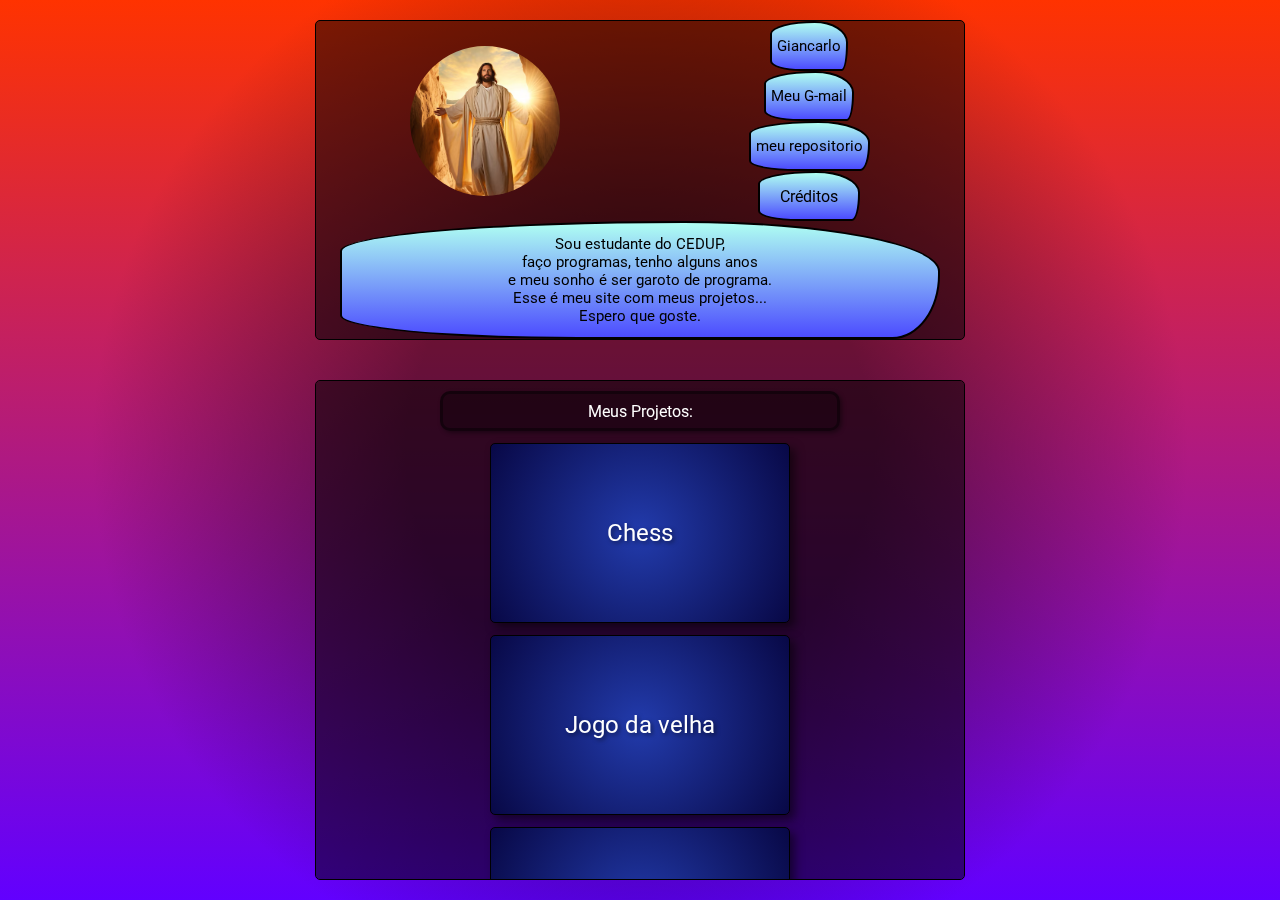
<file: index.html>
<!DOCTYPE html>
<html lang="en">
<head>
    <meta charset="UTF-8">
    <meta name="viewport" content="width=device-width, initial-scale=1.0">
    <link rel="preconnect" href="https://fonts.googleapis.com">
    <link rel="preconnect" href="https://fonts.gstatic.com" crossorigin>
    <link href="https://fonts.googleapis.com/css2?family=Roboto:ital,wght@0,100;0,300;0,400;0,500;0,700;0,900;1,100;1,300;1,400;1,500;1,700;1,900&display=swap" rel="stylesheet">
    <title>LIUAITI</title>
    <link rel="stylesheet" href="style.css">
    <script src="scripts.js" defer></script>
</head>
<body>

    <div class="centrau">
        <div class="info">
            <div class="info0">
                <div class="info2">
                    <div class="foto"></div> </div>
                <div class="info3">
                    <button class="btn">Giancarlo</button>
                    <button class="btn" onclick="window.location.href='https:\/\/mail.google.com/mail/?view=cm&fs=1&to=info.giancarlo2022.02@gmail.com.com&su=Assunto%20do%20Email&body=Odiei%20o%20seu%20site!'">Meu G-mail</button>
                    <button class="btn" onclick="window.location.href='https:\/\/github.com/gilacarlo/gilacarlo.github.io'">meu repositorio</button>
                    <button class="btn" id="openModalBtn">Créditos</button>
                </div>
            </div>
            <button class="btn info100">
                Sou estudante do CEDUP, <br>
                faço programas, tenho alguns anos <br>
                e meu sonho é ser garoto de programa. <br>
                Esse é meu site com meus projetos... <br>
                Espero que goste.
            </button>
        </div>
        
        <div class="box"></div>
        

        
        <div class="container2 trabais">
            <div class="sticky-element">Meus Projetos:</div>
            <div class="content2">
                <button class="class" onclick="window.location.href='./sites/good chess/index.html'" >Chess</button>

                <button class="class" onclick="window.location.href='./sites/Velha/index.html'" >Jogo da velha</button>

                <button class="class" onclick="window.location.href='./sites/coisa clicker jogo/index.html'" >coisa clicker</button>

                <button class="class" onclick="window.location.href='./sites/indexjogoveia.html'" >Jogo da forca</button>

                <button class="class" onclick="window.location.href='./sites/vilésicoude/index.html'">trabai site responsivo the new yourk time</button>
                <button class="class" onclick="window.location.href='./sites/trabaidecopiarsitetlg 7/index.html'">YouTube</button>
                <button class="class" onclick="window.location.href='./sites/trabaidepaisesjs2/index.html'" >ver pais e tals</button>
                <button class="class" onclick="window.location.href='./sites/maicol/index.html'">leite em JQUERY</button>

            </div>
        </div>


        <div id="myModal" class="modal">
        <div class="modal-content">
            <span class="close">&times;</span>
            <button class="credito">
                Créditos
            </button>
            <p class="credito">
                <a href="https://www.nytimes.com/international/" target="_blank">Link</a> do New Your Times
            </p>
            <div class="traco"></div>
            <p class="credito">
                YouTube feito com: Gian, Henrique Dias, Joao Carvalho
            </p>
            <div class="traco"></div>
            <p class="credito" >
                <a href="https://www.youtube.com/watch?v=kkuCfMquTAk" target="_blank">Link</a> do leite em JQUERY
            </p>
            <div class="traco"></div>
            <p class="credito">
                Steam verde feito com: Gian ,Henrique C., Bruno, Matheus R.
            </p>
            <div class="traco"></div>
            <p class="credito">
                forca feito com: Gian ,Henrique C., Bruno, Matheus R., Amanda
            </p>
        </div>
        </div>



     
    </div>
    <!-- <script src="scripts.js"></script> -->
    <script>

        var modal = document.getElementById('myModal');
        var btn = document.getElementById('openModalBtn');
        var span = document.getElementsByClassName('close')[0];
        

        window.onclick = function(event) {
            console.log("click2")
            if (event.target == modal) {
            modal.style.display = 'none';
            }
        }
        btn.onclick = function() {
            console.log("click")
            modal.style.display = 'block';
        }
        span.onclick = function() {
            console.log("click1")
            modal.style.display = 'none';
        }
       
        
        </script>

</body>



</html>
</file>
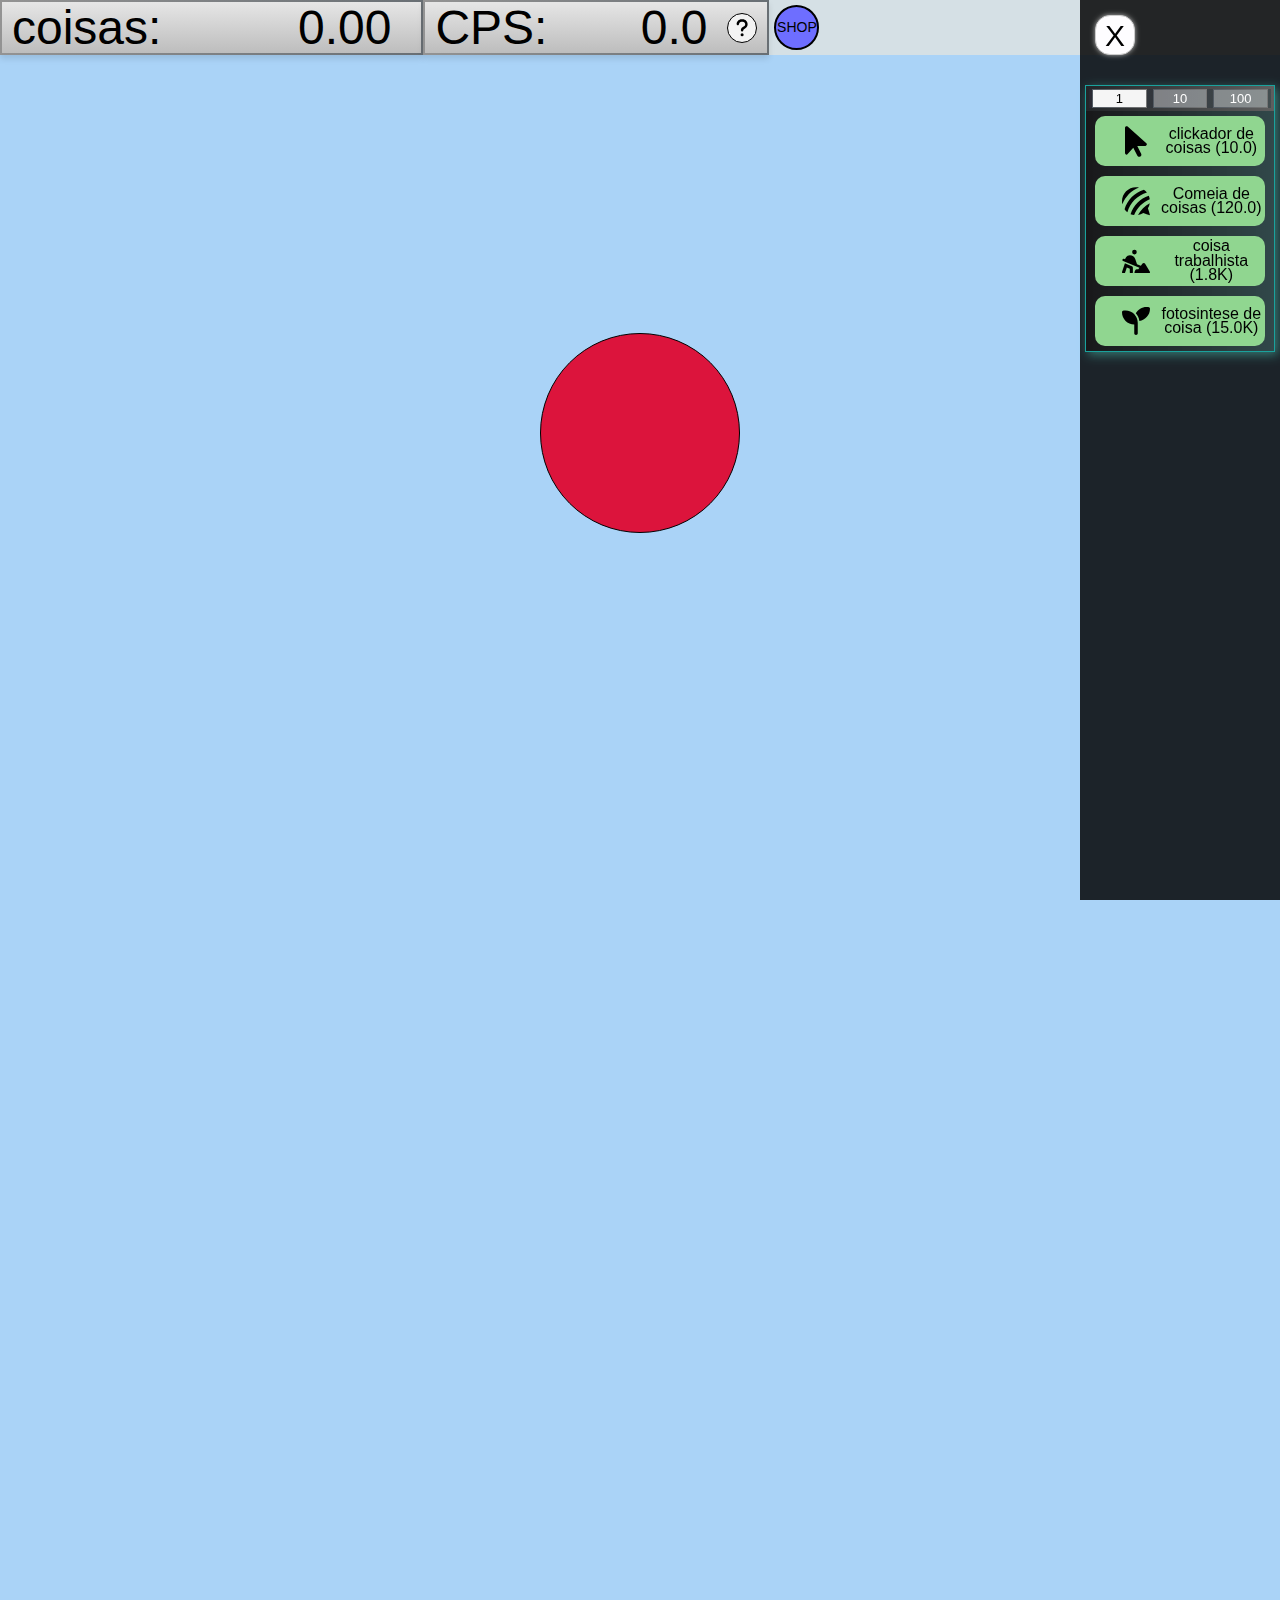
<file: sites/coisa clicker jogo/index.html>
<!DOCTYPE html>
<html lang="en">
<head>
    <meta charset="UTF-8">
    <meta name="viewport" content="width=device-width, initial-scale=1.0">
    <title>Jogin</title>
    <link rel="stylesheet" href="style.css">
</head>
<body id="body" onclick="if(box_question_in_out == 1){ content_question_button()};">
    <header>
        <div class="box_header">
            <div class="coisas">coisas:</div>
            <div class="score" id="score">0</div>
        </div>
        <div class="box_header">
            <div class="coisas">CPS:</div>
            <div class="CPS" id="CPS"></div>
            <div class="question" id="question" onclick="question_button();">
                <div class="box_question" id="box_question"></div>
            </div>
        </div>
        <div class="shop" onclick="Abrir_Shop();">
            SHOP
        </div>
    </header>
    <main id="main"><div class="circulo" id="circulo" onclick="circuloclicada();"></div></main>

    <div class="body2" id="body2">
        
    </div>
    <div class="body3" id="body3">

    </div>
    <div class="body4" id="body4">

    </div>

    <aside id="aside">
        <div class="aside_in_out" onclick="aside_in_out();">X</div>
        <div class="aside_upgrade" id="aside_upgrade"></div>
        <div class="aside_main" id="aside_main"></div>
    </aside>



    <div class="hiden">
        <div class="circulo_little" id="circulo_little"></div>
        <div class="warnings" id="warnings">Not Enough Things</div>
        <div class="the_shop" id="the_shop">
            <div style="display: flex;flex-direction: row; align-items: center;width: 100%;height: 60px;justify-content: center;font-size: 25px;color: white;">
                <div>SHOP</div>
                <div class="X" id="X" onclick="Abrir_Shop();">X</div>
            </div>
            <div class="the_shop_content" id="the_shop_content">    </div>
        </div>
        <div class="mostrarclicadadequantoganhou" id="mostrarclicadadequantoganhou">+100</div>
    </div>

</body>
<script src="script.js"></script>
<script src="style_script.js"></script>
</html>
</file>
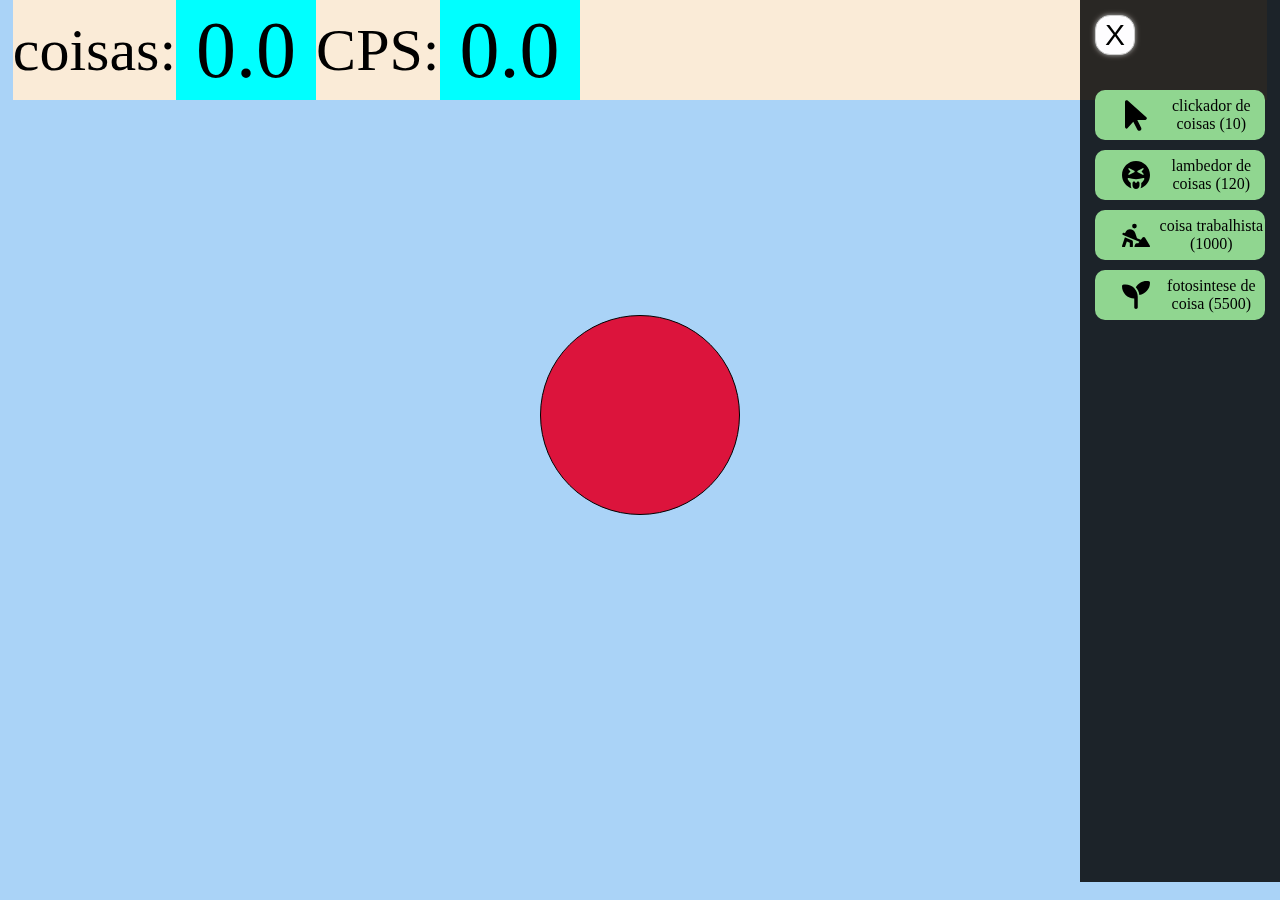
<file: sites/coisa clicker/index.html>
<!DOCTYPE html>
<html lang="en">
<head>
    <meta charset="UTF-8">
    <meta name="viewport" content="width=device-width, initial-scale=1.0">
    <title>Jogin</title>
    <link rel="stylesheet" href="style.css">
    <script src="script.js"></script>
    <script src="style_script.js"></script>
</head>
<body id="body">
    <header>
        <div class="coisas">coisas:</div>
        <div class="score" id="score">0</div>
        <div class="coisas">CPS:</div>
        <div class="CPS" id="CPS"></div>
    </header>
    <main id="main">
        <div class="circulo" id="circulo" onclick="circuloclicada();"></div>
    </main>
    <aside id="aside">
        <div class="aside_in_out" onclick="aside_in_out();">X</div>
        <div class="aside_upgrade" id="aside_upgrade"></div>
        <div class="aside_main" id="aside_main"></div>
    </aside>

    <div class="hiden">
        <div class="circulo_little" id="circulo_little"></div>
        <div class="warnings" id="warnings">Not Enough Things</div>
        <div class="mostrarclicadadequantoganhou" id="mostrarclicadadequantoganhou">+100</div>
    </div>

</body>

</html>
</file>
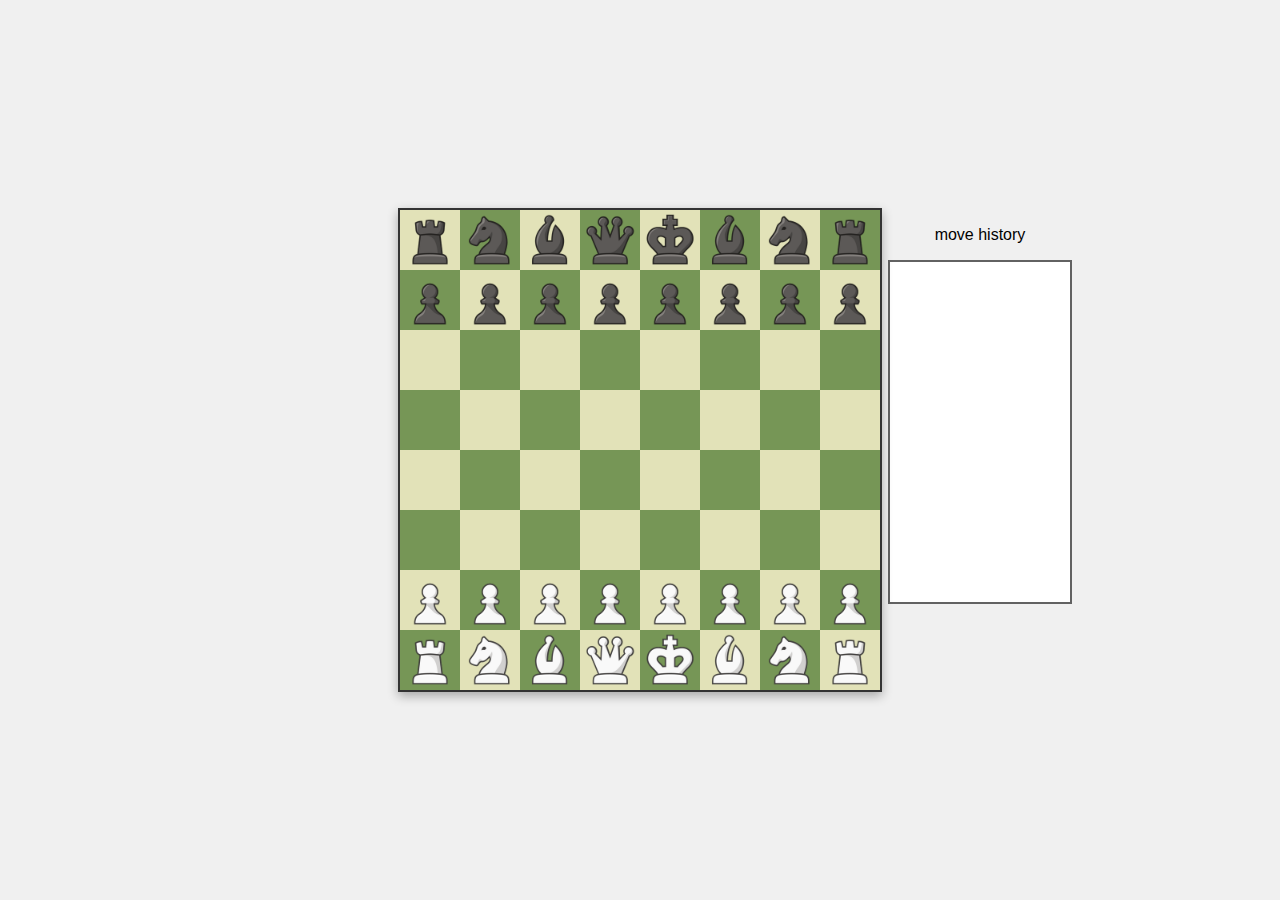
<file: sites/good chess/index.html>
<!DOCTYPE html>
<html lang="en">
<head>
    <meta charset="UTF-8">
    <meta name="viewport" content="width=device-width, initial-scale=1.0">
    <title>Chess</title>
    <link rel="stylesheet" href="style.css">
</head>
<body>
    <main>
        <div id="chessboard">

        </div>
        <div id="chessGameInfo">
            <div class="chessGameInfo-item"></div>
            <div class="chessGameInfo-item"></div>
            <div class="chessGameInfo-item"></div>
            <div class="chessGameInfo-item"></div>

            <div class="chessGameInfo-item"></div>

            <div class="chessGameInfo-item">
                <p>move history</p>
                <div id="moves_history">

                </div>
            </div>
            <div class="chessGameInfo-item"></div>
            <div class="chessGameInfo-item"></div>
            <div class="chessGameInfo-item"></div>
        </div>
        
        <!-- <div id="user-input">
            <p>start:</p>
            <input type="text" id="start-move">
            <p>end:</p>
            <input type="text" id="end-move">
            <button onclick="script_move_a_piece();">move</button>
        </div> -->
    </main>
  
</body>
<script src="./frontend/script.js"></script>
<script src="ChessGame.js"></script>
<script src="Pieces_Moves.js"></script>
<script src="./moving_piece_function.js"></script>
<script src="./frontend/clicking_on_board_manegement.js"></script>
<script>
    const dimentions = [8, 8]; // Dimensões do tabuleiro
    const chessGame = new ChessGame(dimentions, pieces);

    function wait(ms) {
        return new Promise(resolve => setTimeout(resolve, ms));
    }

    async function main(anNum) {

        await wait(anNum); 
        chessGame.does_can_move_piece([1,4],[3,4])

        await wait(anNum); 
        chessGame.does_can_move_piece([6,4],[4,4])

        await wait(anNum); 
        chessGame.does_can_move_piece([0,5],[3,2])

        await wait(anNum); 
        chessGame.does_can_move_piece([7,1],[5,2])

        await wait(anNum); 
        chessGame.does_can_move_piece([0,6],[2,5])

        await wait(anNum); 
        chessGame.does_can_move_piece([7,6],[5,5])

        await wait(anNum); 
        chessGame.does_can_move_piece([1,3],[3,3])

        await wait(anNum); 
        chessGame.does_can_move_piece([4,4],[3,3])

        await wait(anNum); 
        chessGame.does_can_move_piece([2,5],[3,3])

        await wait(anNum); 
        chessGame.does_can_move_piece([5,2],[3,3])

        await wait(anNum); 
        chessGame.does_can_move_piece([0,3],[3,3])

        await wait(anNum); 
        chessGame.does_can_move_piece([6,1],[5,1])

        await wait(anNum); 
        chessGame.does_can_move_piece([3,4],[4,4])

        await wait(anNum); 
        chessGame.does_can_move_piece([7,5],[4,2])

        await wait(anNum); 
        chessGame.does_can_move_piece([3,3],[2,2])

        await wait(anNum); 
        chessGame.does_can_move_piece([5,5],[3,4])

        await wait(anNum); 
        chessGame.does_can_move_piece([2,2],[2,5])

        await wait(anNum); 
        chessGame.does_can_move_piece([7,3],[3,7])

        await wait(anNum); 
        chessGame.does_can_move_piece([3,2],[6,5])

        await wait(anNum); 
        chessGame.does_can_move_piece([7,4],[7,3])

        await wait(anNum); 
        chessGame.does_can_move_piece([1,6],[2,6])

        await wait(anNum); 

        chessGame.does_can_move_piece([4,2],[1,5])
        await wait(anNum); 

        chessGame.does_can_move_piece([2,5],[1,5])
        await wait(anNum); 

        chessGame.does_can_move_piece([3,4],[1,5])
        await wait(anNum); 

        chessGame.does_can_move_piece([0,4],[1,5])
        await wait(anNum); 

        chessGame.does_can_move_piece([3,7],[3,6])
        await wait(anNum); 

        chessGame.does_can_move_piece([0,7],[0,5])
        await wait(anNum); 

        chessGame.does_can_move_piece([7,2],[6,1])
        await wait(anNum); 

        chessGame.does_can_move_piece([0,1],[2,2])
        await wait(anNum); 

        chessGame.does_can_move_piece([3,6],[2,5])
        await wait(anNum); 

        chessGame.does_can_move_piece([1,5],[0,4])
        await wait(anNum); 

        chessGame.does_can_move_piece([2,5],[1,6])
        await wait(anNum); 

        chessGame.does_can_move_piece([0,2],[4,6])
        await wait(anNum); 

        chessGame.does_can_move_piece([7,3],[7,2])
        await wait(anNum); 

        chessGame.does_can_move_piece([0,0],[0,3])
        await wait(anNum);

        chessGame.does_can_move_piece([1,6],[1,7])
        await wait(anNum);

        chessGame.does_can_move_piece([2,2],[1,4])
        await wait(anNum);

        chessGame.does_can_move_piece([1,7],[1,6])
        await wait(anNum);

        chessGame.does_can_move_piece([4,4],[5,4])
        await wait(anNum);
    
        chessGame.does_can_move_piece([6,3],[5,4])
        await wait(anNum);

        chessGame.does_can_move_piece([6,5],[5,4])
        await wait(anNum);

        chessGame.does_can_move_piece([7,2],[7,1])
        await wait(anNum);

        chessGame.does_can_move_piece([0,5],[6,5])
        await wait(anNum);

        chessGame.does_can_move_piece([7,7],[7,4])
        await wait(anNum);

        chessGame.does_can_move_piece([4,6],[3,5])
        await wait(anNum);

        
        
    }
    // main(10);
    

</script>
</html>
</file>
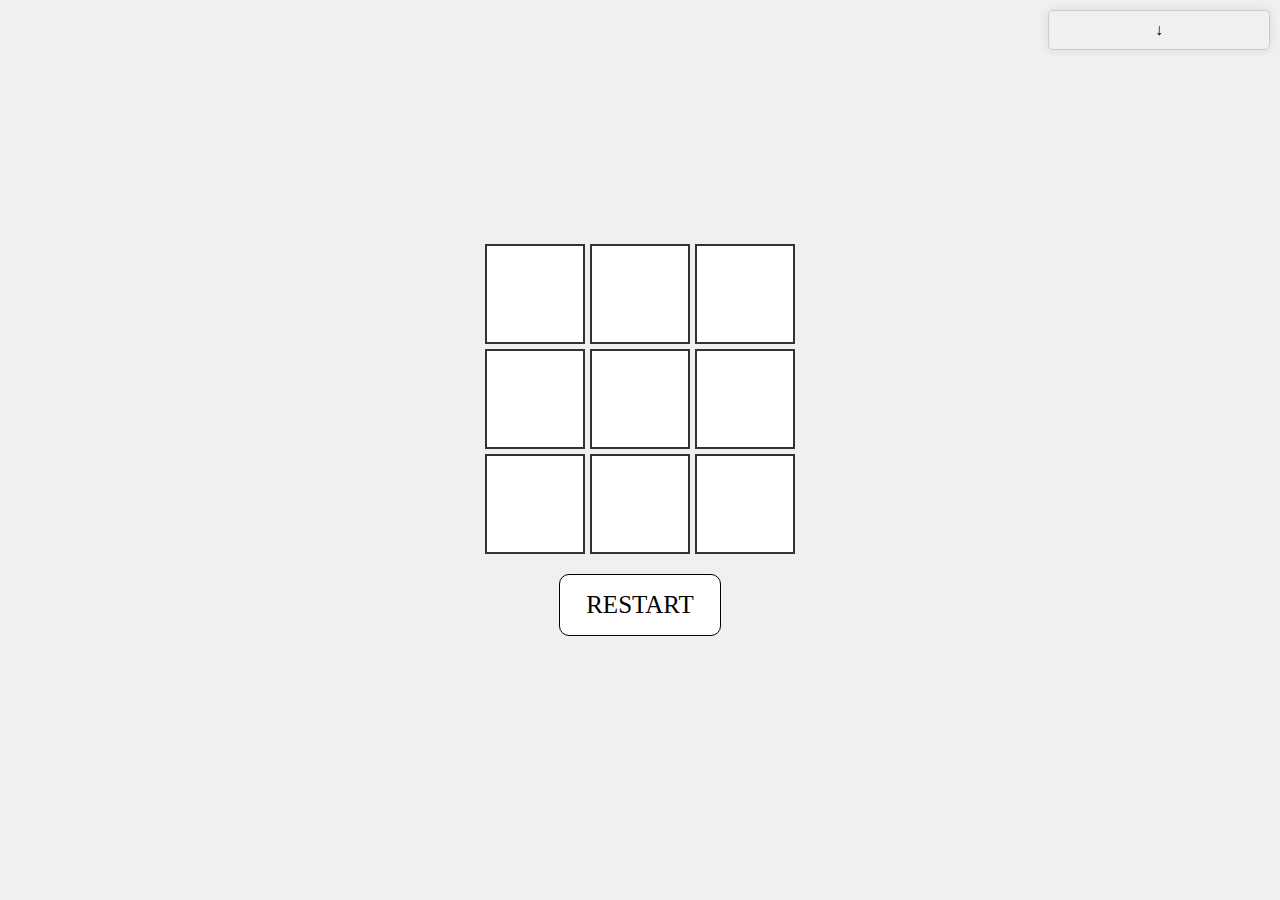
<file: sites/Joginsimples/index.html>
<!DOCTYPE html>
<html lang="en">
<head>
    <meta charset="UTF-8">
    <meta name="viewport" content="width=device-width, initial-scale=1.0">
    <title>Juguin</title>
    <link rel="stylesheet" href="style.css">
</head>
<body id="main">


    <div class="configuracao" id="configuracao">
        <div class="close_configuracao2" id="close_configuracao2" onclick="closeOpenConfiguration();">↑</div>
        <h3>Configurações</h3>
        <div class="input-group">
            <label for="input1">Eixo X:</label>
            <input type="number" id="input1" min="0" step="1" value="3">
        </div>
        <div class="input-group">
            <label for="input2">Eixo Y:</label>
            <input type="number" id="input2" min="0" step="1" value="3">
        </div>
        <div class="input-group">
            <label for="input3">Quan. para ganhar:</label>
            <input type="number" id="input3" min="0" step="1" value="3">
        </div>
        <div class="input-group">
            <select id="dropdown">
                <option value="TicTacToe">TicTacToe</option>
                <option value="Lig4">Lig4</option>
                <!-- <option value="opcao3"></option> -->
            </select>
        </div>
    </div>
    <div class="close_configuracao" id="close_configuracao" onclick="closeOpenConfiguration();">↓</div>

    <div class="principal">
        <div class="grid-container" id="grid-container">

        </div>
        <div class="reiniciar" onclick="reset();">
            RESTART
        </div>
    </div>
   
    <div class="displayMesenge" id="displayMesenge">
        
    </div>


    <script src="script.js"></script>
    <script src="scriptConf.js"></script>


</body>
</html>
</file>
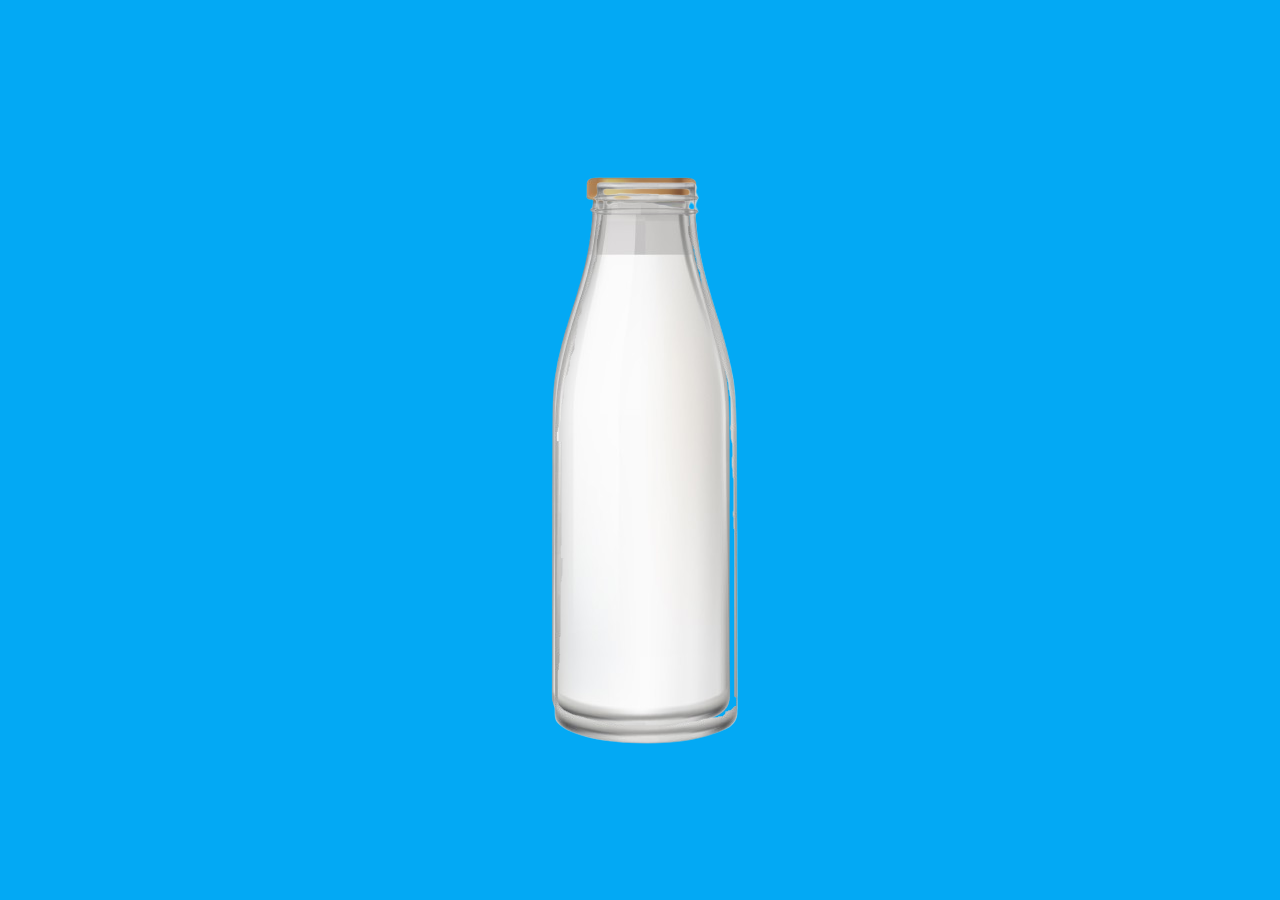
<file: sites/maicol/index.html>
<!DOCTYPE html>
<html lang="en">
<head>
    <meta charset="UTF-8">
    <meta name="viewport" content="width=device-width, initial-scale=1.0">
    <title>garrafa de leite</title>
    <link rel="stylesheet" type="text/css" href="style.css">
</head>
<body>
    <div class="caixa">
        <div class="camada1"></div>
        <div class="separador"></div>
        <div class="camada2"></div>
    </div>
    <script src="https://code.jquery.com/jquery-3.3.1.js"></script>
    <script>
        $('.caixa').on('mousemove', function(event) {
        $('.separador').css('bottom', -event.pageY + 'px');
         });
    </script>
</body>
</html>
</file>
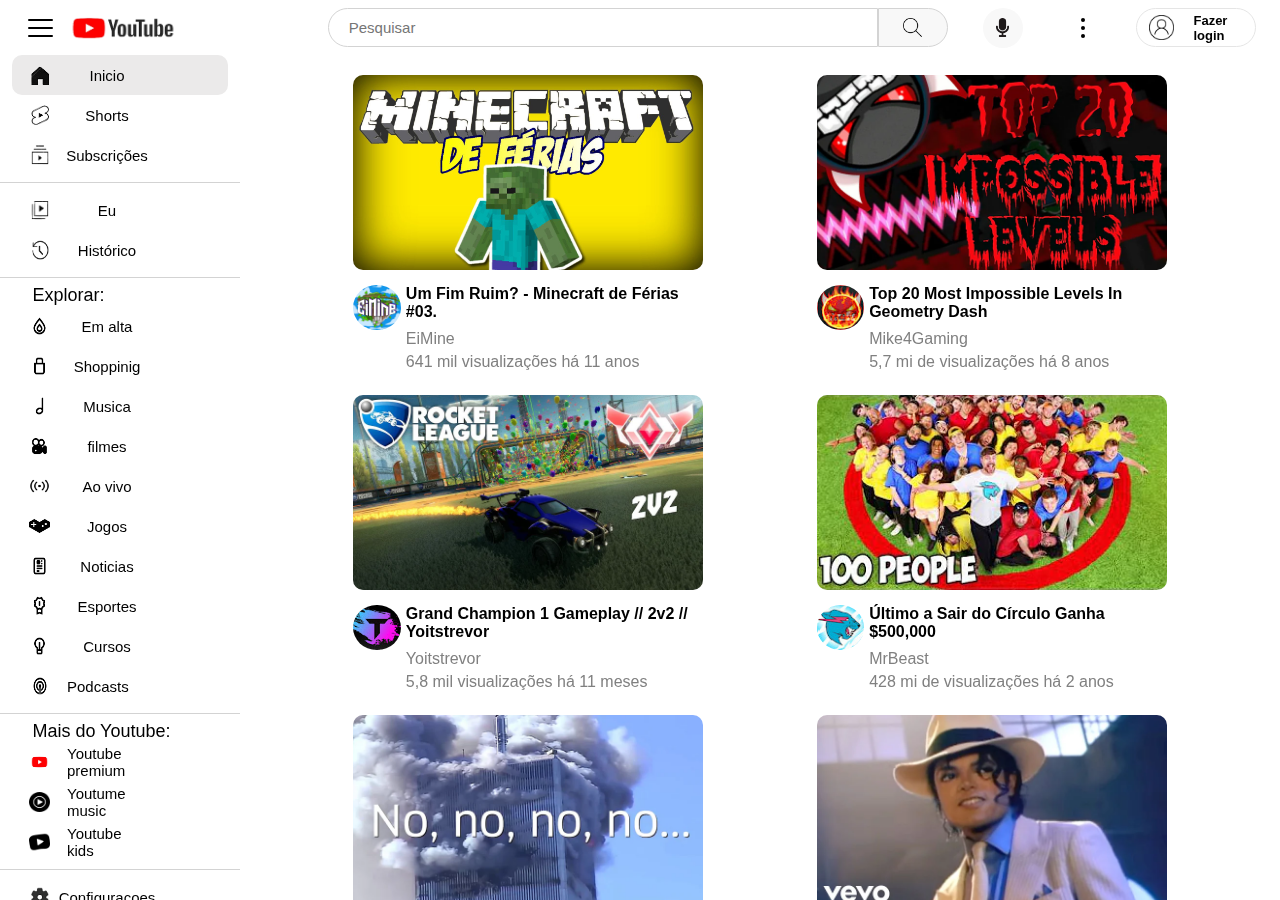
<file: sites/trabaidecopiarsitetlg 7/index.html>
<!DOCTYPE html>
<html lang="en">
<head>
    <meta charset="UTF-8">
    <meta name="viewport" content="width=device-width, initial-scale=1.0">
    <title>yutoba</title>
    <link rel="stylesheet" href="style.css">
</head>
<body>
    
    <header>
        
        <div class="coisa" id="coisa1">
            <button onclick="mudar()" class="trestrasos">
                <!-- <img id="trestrasos" src="./imgs/imgs_header/tresrisco.png" alt="opcoes"> -->
                <div class="trestrasos_tracos"></div>
                <div class="trestrasos_tracos"></div>
                <div class="trestrasos_tracos"></div>
            </button>
            <div class="logo">
                <a href="https://youtube.com">
                    <img id="logo" src="./imgs/imgs_header/you.png" alt="logo">
                    <img id="logo_celular" src="./imgs/imgs_header/you_celular.png" alt="logo_celular">
                </a>
            </div>
        </div>

        <div class="coisa" id="coisa2">
            <div class="pesquisa">
                <div class="digitar">
                    <input type="text" placeholder="Pesquisar">
                </div>
                <button class="lupa">
                    <img id="lupa" src="./imgs/imgs_header/lupa.png" alt="pesquisar">
                </button >
            </div>
            <div class="falar">
                <img id="falar" src="./imgs/imgs_header/audio.png" alt="microfone">
            </div>

        </div>
        <div class="coisa" id="coisa3">
            <div class="definicoes">
                <!-- <img id="definicoes" src="./imgs/imgs_header/definicoes.png" alt="definicoes"> -->
                <div class="bolinhas_definicoes"></div>
                <div class="bolinhas_definicoes"></div>
                <div class="bolinhas_definicoes"></div>
            </div>
            <div class="sessao">
                <div class="div">
                    <div class="usuarioicon">
                        <img id="usuarioicon" src="./imgs/imgs_header/usuarioicon.png" alt="usuario">
                    </div>
                    <div class="iniciar_sessao">
                        <p>Fazer login</p>
                    </div>
                </div>
            </div>
        </div>

    </header>
<div class="esconder_tobi_do_header" >
<div class="tobi">

    <div class="conteudo">
        <div class="thumbnail">
            <img id="thumbnail" src="./imgs/imgs_thumbnail/thumbnail_mine.jpg" alt="thumbnail">
        </div>
        <div class="inf_video">
            <div class="canal">
                <img id="canal" src="./imgs/imgs_channel_profile/minecraft_profile.jpg" alt="channel">
            </div>
            <div class="inf_text">
                <div class="titulo">Um Fim Ruim? - Minecraft de Férias #03.</div>
                <div class="nome_canal">EiMine</div>
                <div class="dateAndVis">641 mil visualizações  há 11 anos</div>
            </div>

        </div>
    </div>
    <div class="conteudo">
        <div class="thumbnail">
            <img id="thumbnail" src="./imgs/imgs_thumbnail/thumnail_geometry_dash.png" alt="thumbnail">
        </div>
        <div class="inf_video">
            <div class="canal">
                <img id="canal" src="./imgs/imgs_channel_profile/geometry_profile.jpg" alt="channel">
            </div>
            <div class="inf_text">
                <div class="titulo">Top 20 Most Impossible Levels In Geometry Dash</div>
                <div class="nome_canal">Mike4Gaming</div>
                <div class="dateAndVis">5,7 mi de visualizações  há 8 anos</div>
            </div>

        </div>
    </div>
    <div class="conteudo">
        <div class="thumbnail">
            <img id="thumbnail" src="./imgs/imgs_thumbnail/thumbnail_rocket_league.png" alt="thumbnail">
        </div>
        <div class="inf_video">
            <div class="canal">
                <img id="canal" src="./imgs/imgs_channel_profile/rocket_league_profile.png" alt="channel">
            </div>
            <div class="inf_text">
                <div class="titulo">Grand Champion 1 Gameplay // 2v2 // Yoitstrevor</div>
                <div class="nome_canal">Yoitstrevor</div>
                <div class="dateAndVis">5,8 mil visualizações  há 11 meses</div>
            </div>

        </div>
    </div>
    <div class="conteudo">
        <div class="thumbnail">
            <img id="thumbnail" src="./imgs/imgs_thumbnail/thumbnail_mrbeast.png" alt="thumbnail">
        </div>
        <div class="inf_video">
            <div class="canal">
                <img id="canal" src="./imgs/imgs_channel_profile/mrbeast_profile.png" alt="channel">
            </div>
            <div class="inf_text">
                <div class="titulo">Último a Sair do Círculo Ganha $500,000</div>
                <div class="nome_canal">MrBeast</div>
                <div class="dateAndVis">428 mi de visualizações  há 2 anos</div>
            </div>

        </div>
    </div>          
    <div class="conteudo">
        <div class="thumbnail">
            <img id="thumbnail" src="./imgs/imgs_thumbnail/thumbnail_nineeleven.png" alt="thumbnail">
        </div>
        <div class="inf_video">
            <div class="canal">
                <img id="canal" src="./imgs/imgs_channel_profile/nineeleven_profile.png" alt="channel">
            </div>
            <div class="inf_text">
                <div class="titulo">9/11: As Events Unfold</div>
                <div class="nome_canal">TSA</div>
                <div class="dateAndVis">47 mi de visualizações  há 5 anos</div>
            </div>

        </div>
    </div>
    <div class="conteudo">
        <div class="thumbnail">
            <img id="thumbnail" src="./imgs/imgs_thumbnail/thumbnail_michael.png" alt="thumbnail">
        </div>
        <div class="inf_video">
            <div class="canal">
                <img id="canal" src="./imgs/imgs_channel_profile/michael_profile.png" alt="channel">
            </div>
            <div class="inf_text">
                <div class="titulo">Michael Jackson - Smooth Criminal (Official Video)</div>
                <div class="nome_canal">Michael Jackson</div>
                <div class="dateAndVis">941 mi de visualizações  há 13 anos</div>
            </div>

        </div>
    </div>
    <div class="conteudo">
        <div class="thumbnail">
            <img id="thumbnail" src="./imgs/imgs_thumbnail/thumbnail_minecraft100days.png" alt="thumbnail">
        </div>
        <div class="inf_video">
            <div class="canal">
                <img id="canal" src="./imgs/imgs_channel_profile/100daysguy_profile.png" alt="channel">
            </div>
            <div class="inf_text">
                <div class="titulo">100 Days - [Hardcore Minecraft]</div>
                <div class="nome_canal">Luke TheNotable</div>
                <div class="dateAndVis">52 mi de visualizações  há 4 anos</div>
            </div>

        </div>
    </div>
    <div class="conteudo">
        <div class="thumbnail">
            <img id="thumbnail" src="./imgs/imgs_thumbnail/thumbnail_cristiano.png" alt="thumbnail">
        </div>
        <div class="inf_video">
            <div class="canal">
                <img id="canal" src="./imgs/imgs_channel_profile/footbal_profile.png" alt="channel">
            </div>
            <div class="inf_text">
                <div class="titulo">Juventus 0 x 3 Real Madrid - Quartas da Champions 2017/18</div>
                <div class="nome_canal">Melhor Futebol</div>
                <div class="dateAndVis">5,1 mi de visualizações  há 2 anos</div>
            </div>

        </div>
    </div>
    <div class="conteudo">
        <div class="thumbnail">
            <img id="thumbnail" src="./imgs/imgs_thumbnail/thumbnail_messi.png" alt="thumbnail">
        </div>
        <div class="inf_video">
            <div class="canal">
                <img id="canal" src="./imgs/imgs_channel_profile/messifan_profile.png" alt="channel">
            </div>
            <div class="inf_text">
                <div class="titulo">Lionel Messi ● 20 LEGENDARY Solo Goals Won't Repeat</div>
                <div class="nome_canal">Messi Magic™</div>
                <div class="dateAndVis">3,8 mi de visualizações  há 3 anos</div>
            </div>

        </div>
    </div>
    
</div>
</div>

<div class="esconder_aside_do_header">
<div class="aside">
    <div class="botao_aside" id="botao_aside_escuro">
        <div class="botao_aside_left">
            <img id="botao_aside_left" src="./imgs/imgs_aside/home_you.png" alt="icone">
        </div>
        <div class="botao_aside_rigth">
            <p>Inicio</p>
        </div>
    </div>
    <div class="botao_aside">
        <div class="botao_aside_left">
            <img id="botao_aside_left" src="./imgs/imgs_aside/shorts_you.png" alt="icone">
        </div>
        <div class="botao_aside_rigth">
            <p>Shorts</p>
        </div>
    </div>
    <div class="botao_aside">
        <div class="botao_aside_left">
            <img id="botao_aside_left" src="./imgs/imgs_aside/inscricoes.png" alt="icone">
        </div>
        <div class="botao_aside_rigth">
            <p>Subscrições</p>
        </div>
    </div>
    <div class="celular_aside">
    <div class="aside_1">.</div>

    <div class="botao_aside">
        <div class="botao_aside_left">
            <img id="botao_aside_left" src="./imgs/imgs_aside/eu.png" alt="icone">
        </div>
        <div class="botao_aside_rigth">
            <p>Eu</p>
        </div>
    </div>
    <div class="botao_aside">
        <div class="botao_aside_left">
            <img id="botao_aside_left" src="./imgs/imgs_aside/historico.png" alt="icone">
        </div>
        <div class="botao_aside_rigth">
            <p>Histórico</p>
        </div>
    </div>

    <div class="aside_1">.</div>
    <div class="explorar_aside"><p>Explorar:</p></div>

    <div class="botao_aside">
        <div class="botao_aside_left">
            <img id="botao_aside_left2" src="./imgs/imgs_aside/flame.png" alt="icone">
        </div>
        <div class="botao_aside_rigth">
            <p>Em alta</p>
        </div>
    </div>
    <div class="botao_aside">
        <div class="botao_aside_left">
            <img id="botao_aside_left2" src="./imgs/imgs_aside/shopping-bag-alt.png" alt="icone">
        </div>
        <div class="botao_aside_rigth">
            <p>Shoppinig</p>
        </div>
    </div>
    <div class="botao_aside">
        <div class="botao_aside_left">
            <img id="botao_aside_left2" src="./imgs/imgs_aside/music.png" alt="icone">
        </div>
        <div class="botao_aside_rigth">
            <p>Musica</p>
        </div>
    </div>
    <div class="botao_aside">
        <div class="botao_aside_left">
            <img id="botao_aside_left2" src="./imgs/imgs_aside/video-camera-vintage-f.png" alt="icone">
        </div>
        <div class="botao_aside_rigth">
            <p>filmes</p>
        </div>
    </div>
    <div class="botao_aside">
        <div class="botao_aside_left">
            <img id="botao_aside_left2" src="./imgs/imgs_aside/live.png" alt="icone">
        </div>
        <div class="botao_aside_rigth">
            <p>Ao vivo</p>
        </div>
    </div>
    <div class="botao_aside">
        <div class="botao_aside_left">
            <img id="botao_aside_left2" src="./imgs/imgs_aside/youtubegaming.png" alt="icone">
        </div>
        <div class="botao_aside_rigth">
            <p>Jogos</p>
        </div>
    </div>
    <div class="botao_aside">
        <div class="botao_aside_left">
            <img id="botao_aside_left2" src="./imgs/imgs_aside/newspaper.png" alt="icone">
        </div>
        <div class="botao_aside_rigth">
            <p>Noticias</p>
        </div>
    </div>
    <div class="botao_aside">
        <div class="botao_aside_left">
            <img id="botao_aside_left2" src="./imgs/imgs_aside/medal.png" alt="icone">
        </div>
        <div class="botao_aside_rigth">
            <p>Esportes</p>
        </div>
    </div>
    <div class="botao_aside">
        <div class="botao_aside_left">
            <img id="botao_aside_left2" src="./imgs/imgs_aside/lightbulb.png" alt="icone">
        </div>
        <div class="botao_aside_rigth">
            <p>Cursos</p>
        </div>
    </div>
    <div class="botao_aside">
        <div class="botao_aside_left">
            <img id="botao_aside_left" src="./imgs/imgs_aside/podcast.png" alt="icone">
        </div>
        <div class="botao_aside_rigth2">
            <p>Podcasts</p>
        </div>
    </div>
    <div class="aside_1">.</div>
    <div class="explorar_aside"><p>Mais do Youtube:</p></div>
   
    <div class="botao_aside">
        <div class="botao_aside_left">
            <img id="botao_aside_left2" src="./imgs/imgs_header/you_celular.png" alt="icone">
        </div>
        <div class="botao_aside_rigth">
            <p>Youtube premium</p>
        </div>
    </div>
    <div class="botao_aside">
        <div class="botao_aside_left">
            <img id="botao_aside_left2" src="./imgs/imgs_aside/youtubemusic.png" alt="icone">
        </div>
        <div class="botao_aside_rigth">
            <p>Youtume music</p>
        </div>
    </div>
    <div class="botao_aside">
        <div class="botao_aside_left">
            <img id="botao_aside_left2" src="./imgs/imgs_aside/youtubekids.png" alt="icone">
        </div>
        <div class="botao_aside_rigth">
            <p>Youtube kids</p>
        </div>
    </div>
    <div class="aside_1">.</div>
    <div class="botao_aside">
        <div class="botao_aside_left">
            <img id="botao_aside_left" src="./imgs/imgs_aside/configuration.png" alt="icone">
        </div>
        <div class="botao_aside_rigth">
            <p>Configuracoes</p>
        </div>
    </div>
    <div class="botao_aside">
        <div class="botao_aside_left">
            <img id="botao_aside_left" src="./imgs/imgs_aside/flag.png" alt="icone">
        </div>
        <div class="botao_aside_rigth">
            <p>Denuncias</p>
        </div>
    </div>
    <div class="botao_aside">
        <div class="botao_aside_left">
            <img id="botao_aside_left" src="./imgs/imgs_aside/inf.png" alt="icone">
        </div>
        <div class="botao_aside_rigth">
            <p>Ajuda</p>
        </div>
    </div>
    <div class="botao_aside">
        <div class="botao_aside_left">
            <img id="botao_aside_left" src="./imgs/imgs_aside/!.png" alt="icone">
        </div>
        <div class="botao_aside_rigth">
            <p>Feddback</p>
        </div>
    </div>
    
    </div>
    
</div>
</div>



<script>
    function mudar(){
        const botoes = document.querySelectorAll(".botao_aside");
        const aside = document.querySelector(".aside");
        const tobi = document.querySelector(".esconder_tobi_do_header");
        const escondeAside = document.querySelector(".esconder_aside_do_header");
        const celu = document.querySelector(".celular_aside")

        botoes.forEach(botao => {
            
            if(botao.style.height === "40px" || !botao.style.height){
                botao.style.height = "60px";
                botao.style.fontSize  = "10px";
                botao.style.flexDirection  = "column";
                botao.style.paddingBottom  = "10px";

                aside.style.width = "80px";
                aside.style.overflowY = "hidden"
                // botoes_rigth.style.justifyContent = "center"

                tobi.style.width = "calc(100vw - 80px)";
                tobi.style.left = "80px";

                escondeAside.style.width = "calc(100vw - (100vw - 80px))";

                celu.style.display = "none";

            } else {
                botao.style.height = "40px";
                botao.style.fontSize  = "15px";
                botao.style.flexDirection  = "row";
                botao.style.paddingBottom  = "0px";

                aside.style.width = "240px";
                aside.style.overflowY = "scroll"
                // botoes_rigth.style.justifyContent = "flex-start"
            
                tobi.style.width = "calc(100vw - 240px)";
                tobi.style.left = "240px";

                escondeAside.style.width = "calc(100vw - (100vw - 240px))";

                celu.style.display = "flex";
            }
            
        });
    }
</script>

</body>
</html>
</file>
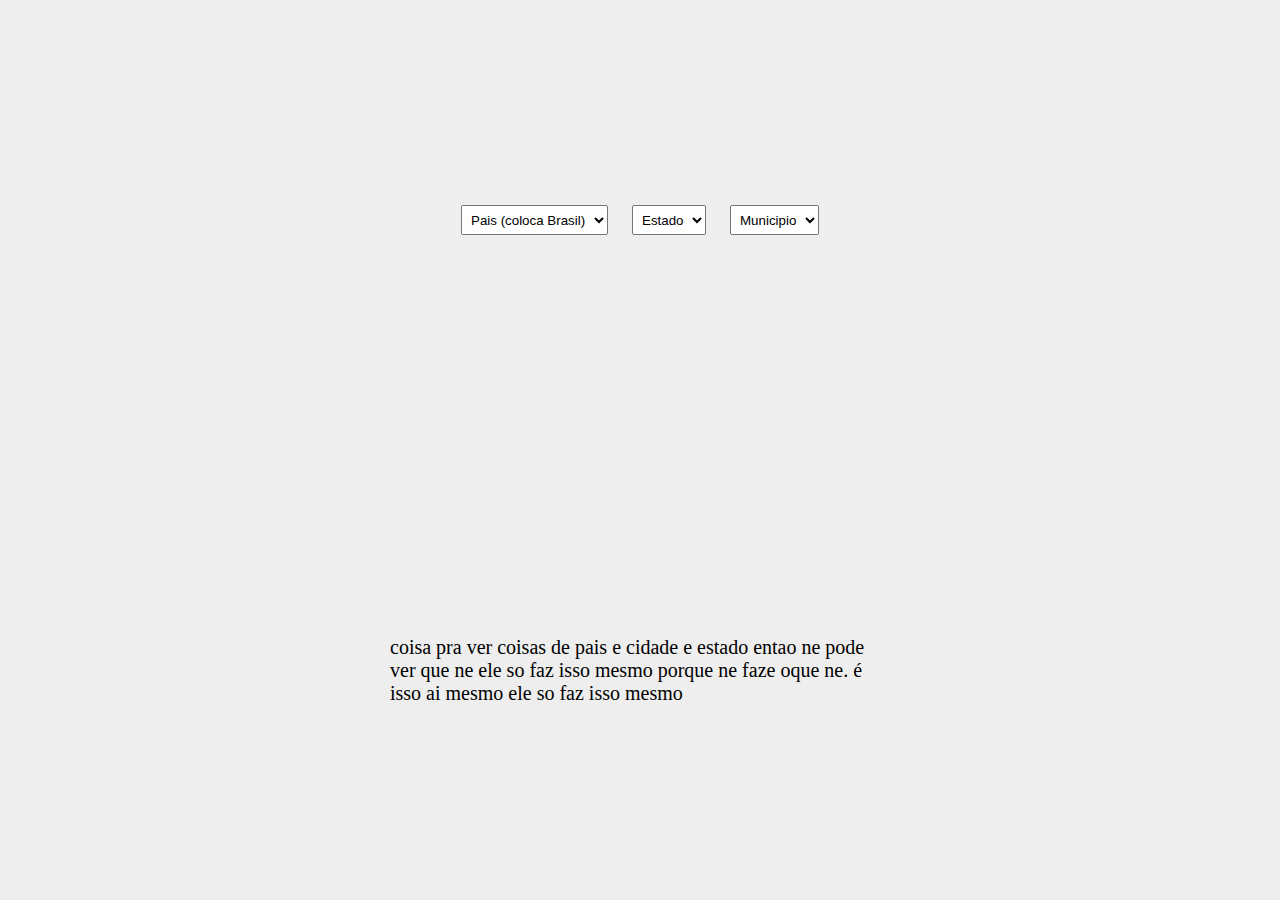
<file: sites/trabaidepaisesjs2/index.html>
<!DOCTYPE html>
<html lang="pt">
<head>
    <meta charset="UTF-8">
    <meta name="viewport" content="width=device-width, initial-scale=1.0">
    <title>Exemplo API IBGE</title>
    <script src="script.js" defer></script>
    <link rel="stylesheet" href="style.css">
</head>
<body>
<div class="div">
    <select name="paises" id="paises">
        <option value="0">Pais (coloca Brasil)</option>
    </select>
    <select name="uf" id="uf">
        <option value="0">Estado</option>
    </select>
    <select name="cidade" id="cidade">
        <option value="0">Municipio </option>
    </select>

</div>

<p> coisa pra ver coisas de pais e cidade e estado entao ne pode ver que ne ele so faz isso mesmo porque ne faze oque ne. é isso ai mesmo ele so faz isso mesmo</p>

</body>
</html>
</file>
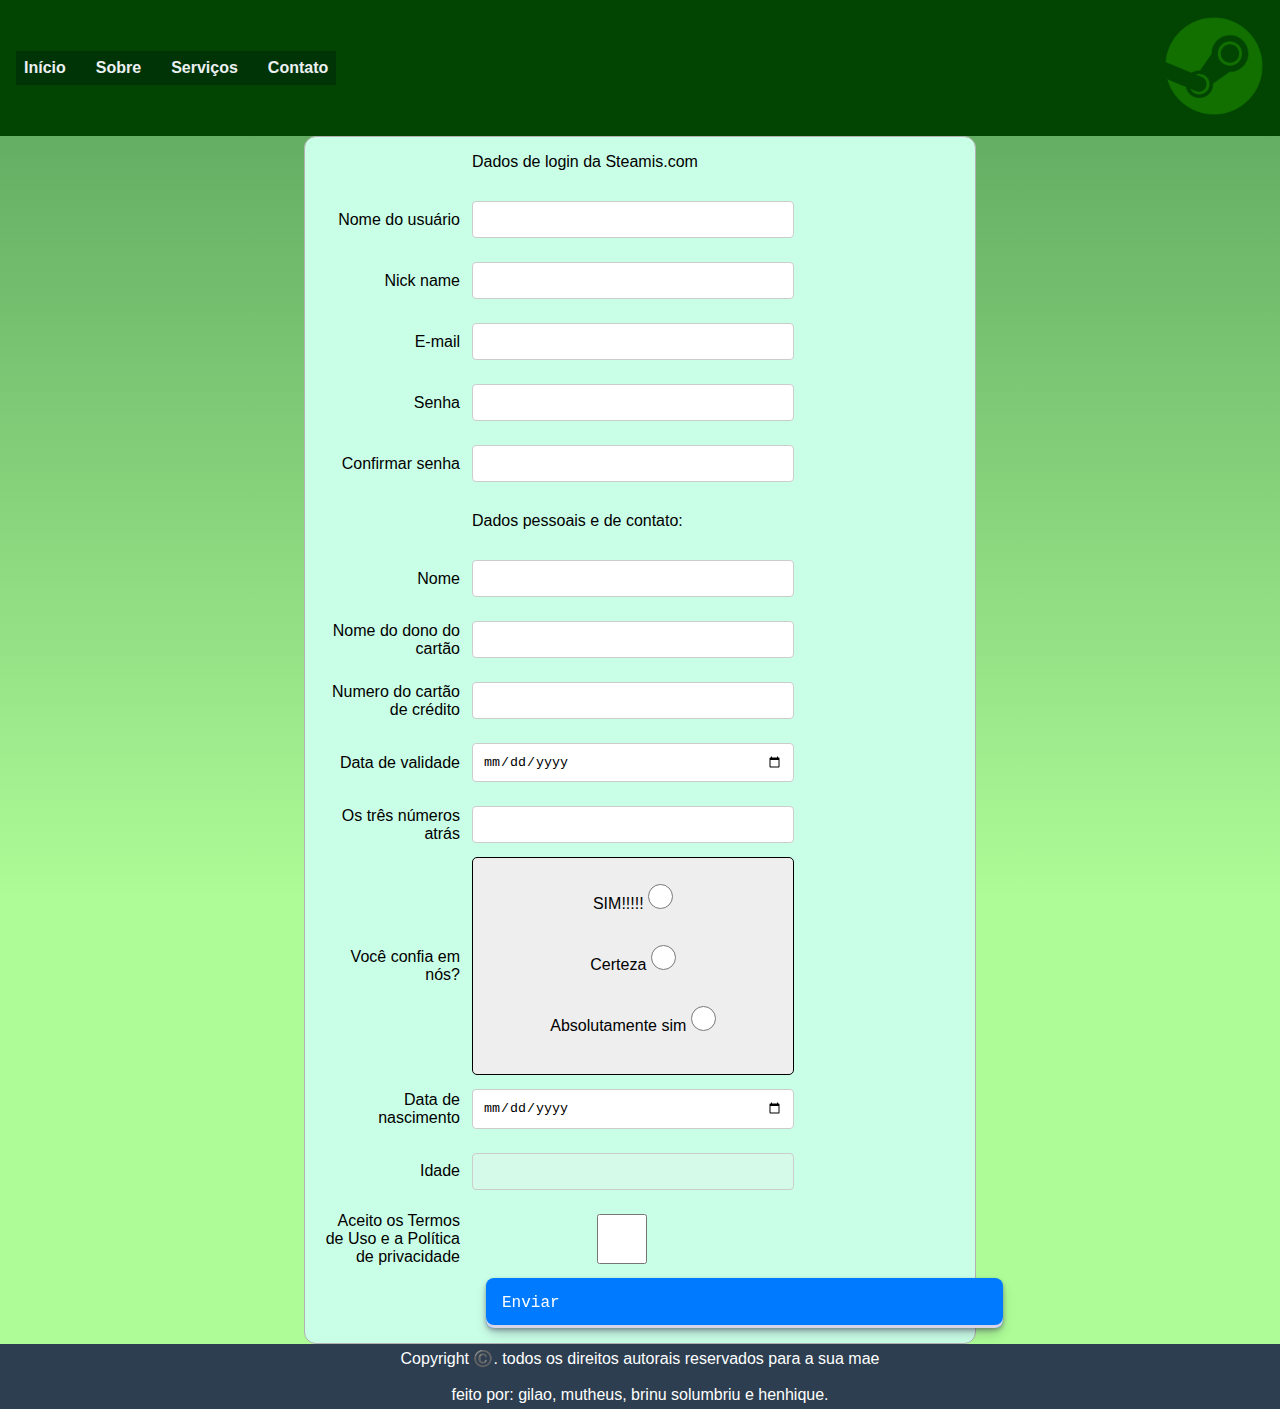
<file: sites/validacao/index.htm>
<!DOCTYPE html>
<html lang="pt-BR">
<head>
    <meta charset="UTF-8">
    <meta name="viewport" content="width=device-width, initial-scale=1.0">
    <title>www.steamis.com</title>
    <link rel="stylesheet" href="style.css">
    <script src="script.js" defer></script>
</head>
<body> 
    <!-- feito por: Giancarlo, Matheus, Bruno, Henrique Correa -->
    <header>
        <nav>
            <ul>
                <li><a href="#">Início</a></li>
                <li><a href="#">Sobre</a></li>
                <li><a href="#">Serviços</a></li>
                <li><a href="#">Contato</a></li>
            </ul>
        </nav>
        <div class="logo">
            <img src="steamverde.png" alt="Logo da Empresa">
        </div>
     </header>
<form action="javascript:alert('Formulário aprovado')">
    <p>Dados de login da Steamis.com</p>
    <label for="uid">Nome do usuário </label>
    <input type="text" name="uid" id="uid" pattern="[A-Za-z0-9]{4,20}" required>

    <label for="uid">Nick name</label>
    <input type="text" name="uid" id="uid" pattern="[A-Za-z0-9]{4,20}" required>
    
    <label for="email">E-mail</label>
    <input type="email" name="email" id="email" required>

    <label for="pwd">Senha</label>
    <input type="password" name="pwd" id="pwd" 
            pattern="(?=(.*[0-9]))((?=.*[A-Za-z0-9])(?=.*[A-Z])(?=.*[a-z]))^.{8,}$" required>

    <label for="pwd2">Confirmar senha</label>
    <input type="password" name="pwd2" id="pwd2" required>

    <p>Dados pessoais e de contato:</p>
    <label for="nome">Nome</label>
    <input type="text" name="nome" id="nome" required>

    <label for="cpf">Nome do dono do cartão</label>
    <input type="text" name="crédito" id="crédito" required>
   
    <label for="cpf">Numero do cartão de crédito</label>
    <input type="text" maxlength="16" minlength="16" required>

    
    <label for="cpf">Data de validade</label>
    <input type="date" name="crédito" id="crédito" required>


    <label for="cpf">Os três números atrás </label>
    <input type="text" maxlength="3" minlength="3" required>

        <label>Você confia em nós?</label>
        

            <div class="d1">
                <label for="confia">SIM!!!!!
            <input type="radio" name="confia" id="sim" value="SIM!!!!" required>
        </label>
        <label for="confia">Certeza
            <input type="radio" name="confia" id="com_certeza" value="com_certeza" required>
        </label>
        <label for="confia">Absolutamente sim
            <input type="radio" name="confia" id="Absolutamente_sim" value="Absolutamente_sim" required>
        </label>
            </div>
            <br></br>
            <label for="nasc"></label>
    <label for="nasc">Data de nascimento</label>
    <input type="date" name="nasc" id="nasc" required>
    <label for="idade">Idade</label>
    <input type="text" name="idade" id="idade" disabled >


    <label for="lic">
        Aceito os Termos de Uso e a Política de privacidade
    </label>
    <input type="checkbox" name="lic" id="lic" required>
    

    <input type="submit" value="Enviar" class="button-30">

</form>


    </form>


    <footer>
        <div class="footer">
        <d1> Copyright ©️. todos os direitos autorais reservados para a sua mae</d1>
        <br /><br />
        <d1> feito por: gilao, mutheus, brinu solumbriu e henhique.   </d1>
        </div>
    </footer>
</body>
</html>
</file>
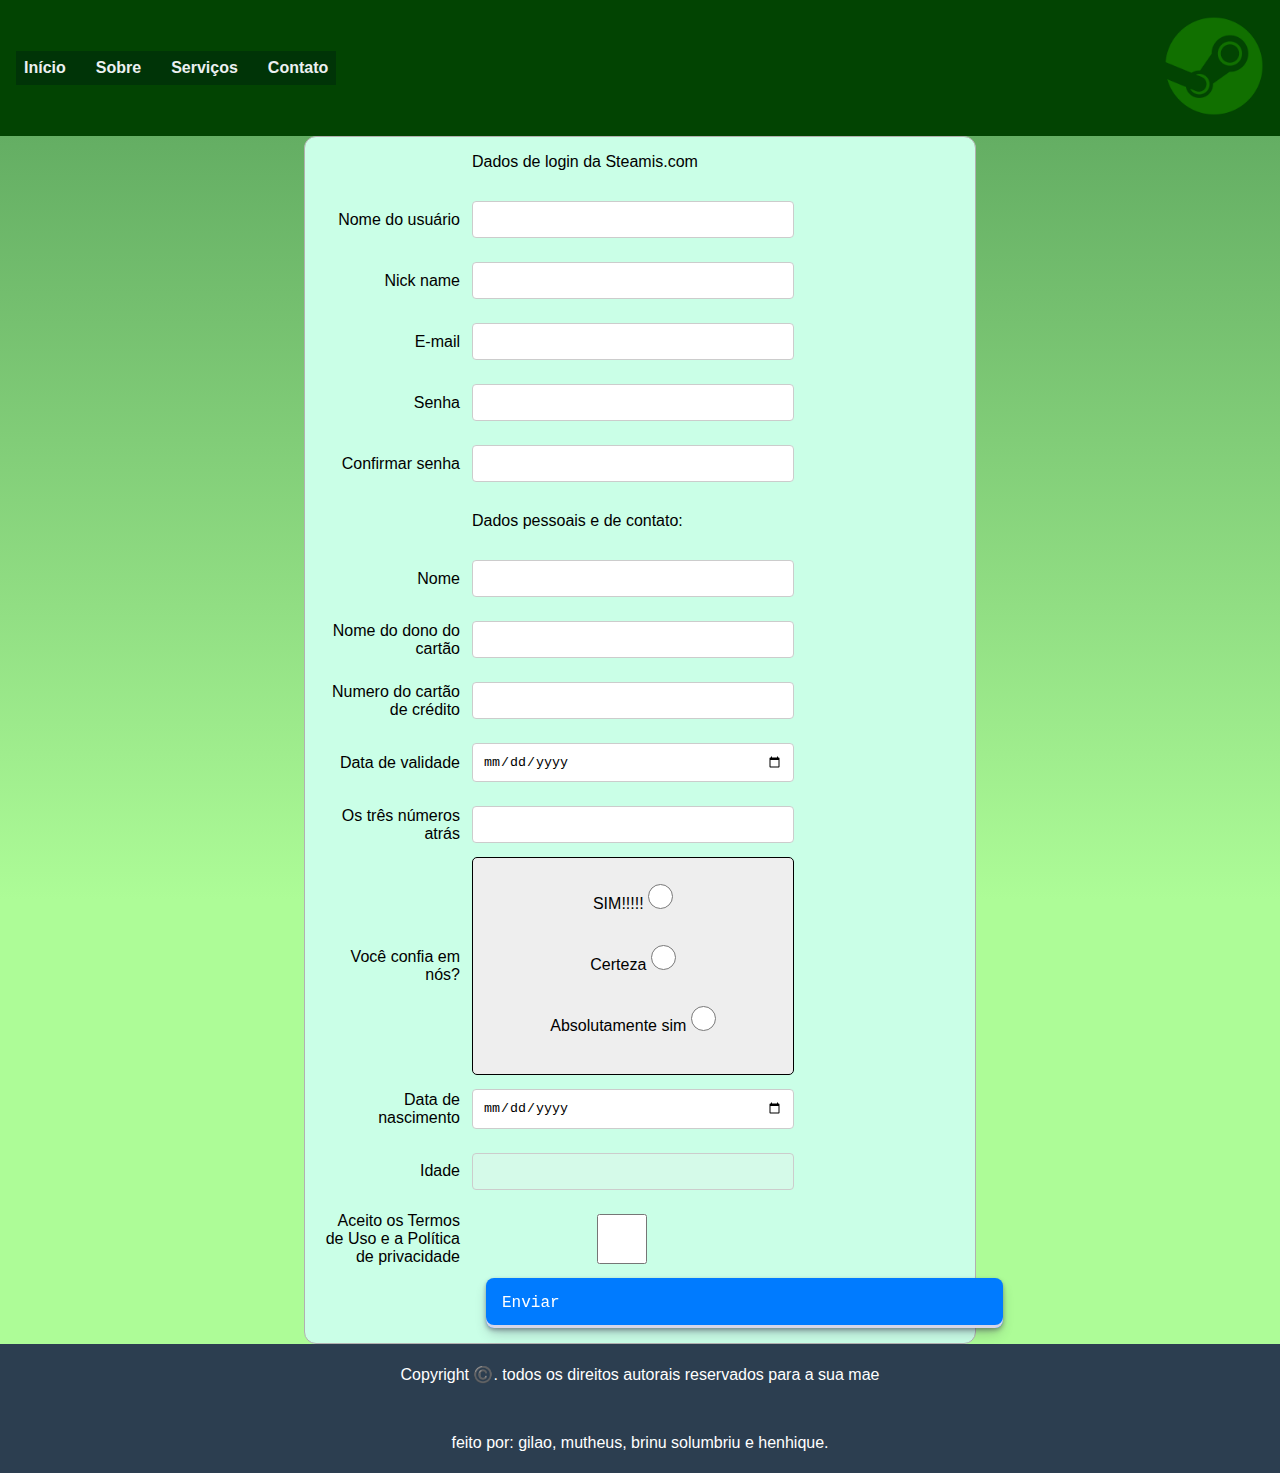
<file: sites/validacao/index.html>
<!DOCTYPE html>
<html lang="pt-BR">
<head>
    <meta charset="UTF-8">
    <meta name="viewport" content="width=device-width, initial-scale=1.0">
    <title>www.steamis.com</title>
    <link rel="stylesheet" href="style.css">
    <script src="script.js" defer></script>
</head>
<body> 
    <!-- feito por: Giancarlo, Matheus, Bruno, Henrique Correa -->
    <header>
        <nav>
            <ul>
                <li><a href="#">Início</a></li>
                <li><a href="#">Sobre</a></li>
                <li><a href="#">Serviços</a></li>
                <li><a href="#">Contato</a></li>
            </ul>
        </nav>
        <div class="logo">
            <img src="steamverde.png" alt="Logo da Empresa">
        </div>
     </header>
<form action="javascript:alert('Formulário aprovado')">
    <p>Dados de login da Steamis.com</p>
    <label for="uid">Nome do usuário </label>
    <input type="text" name="uid" id="uid" pattern="[A-Za-z0-9]{4,20}" required>

    <label for="uid">Nick name</label>
    <input type="text" name="uid" id="uid2" pattern="[A-Za-z0-9]{4,20}" required>
    
    <label for="email">E-mail</label>
    <input type="email" name="email" id="email" required>

    <label for="pwd">Senha</label>
    <input type="password" name="pwd" id="pwd" 
            pattern="(?=(.*[0-9]))((?=.*[A-Za-z0-9])(?=.*[A-Z])(?=.*[a-z]))^.{8,}$" required>

    <label for="pwd2">Confirmar senha</label>
    <input type="password" name="pwd2" id="pwd2" required>

    <p>Dados pessoais e de contato:</p>
    <label for="nome">Nome</label>
    <input type="text" name="nome" id="nome" required>

    <label for="crédito">Nome do dono do cartão</label>
    <input type="text" name="crédito" id="crédito" required>
   
    <label for="numcartao">Numero do cartão de crédito</label>
    <input type="text" id="numcartao" maxlength="16" minlength="16" required>

    
    <label for="crédito2">Data de validade</label>
    <input type="date" name="crédito" id="crédito2" required>


    <label for="numdetras">Os três números atrás </label>
    <input type="text" id="numdetras" maxlength="3" minlength="3" required>

        <label>Você confia em nós?</label>
        

            <div class="d1">
                <label for="sim">SIM!!!!!
            <input type="radio" name="confia" id="sim" value="SIM!!!!" required>
        </label>
        <label for="com_certeza">Certeza
            <input type="radio" name="confia" id="com_certeza" value="com_certeza" required>
        </label>
        <label for="Absolutamente_sim">Absolutamente sim
            <input type="radio" name="confia" id="Absolutamente_sim" value="Absolutamente_sim" required>
        </label>
            </div>
            <br>
            <label for="nasc"></label>
    <label for="nasc">Data de nascimento</label>
    <input type="date" name="nasc" id="nasc" required>
    <label for="idade">Idade</label>
    <input type="text" name="idade" id="idade" disabled >


    <label for="lic">
        Aceito os Termos de Uso e a Política de privacidade
    </label>
    <input type="checkbox" name="lic" id="lic" required>
    

    <input type="submit" value="Enviar" class="button-30">

</form>




    <footer>
        <div class="footer">
        <p> Copyright ©️. todos os direitos autorais reservados para a sua mae</p>
        <br>
        <p> feito por: gilao, mutheus, brinu solumbriu e henhique.   </p>
        </div>
    </footer>
</body>
</html>
</file>
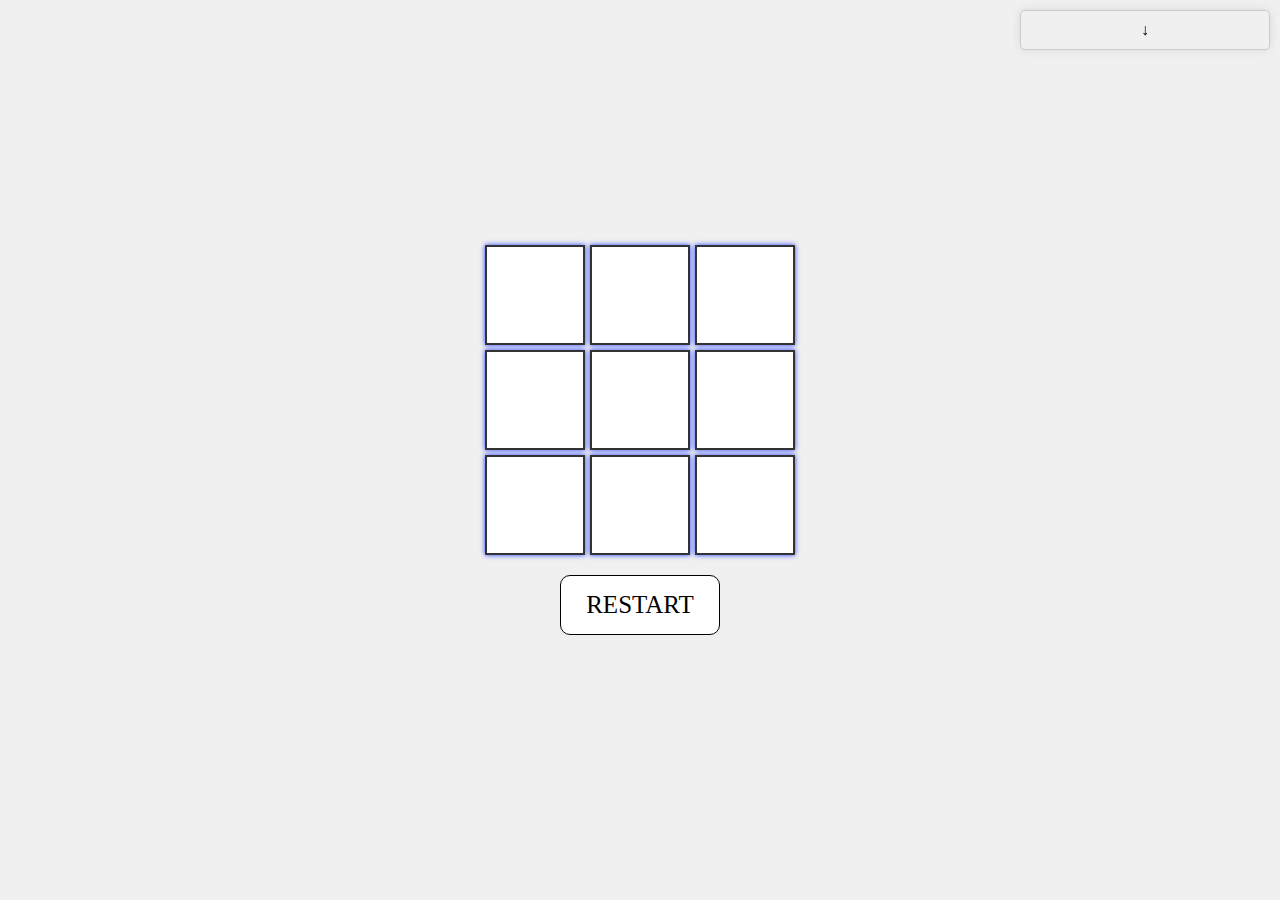
<file: sites/Velha/index.html>
<!DOCTYPE html>
<html lang="en">
<head>
    <meta charset="UTF-8">
    <meta name="viewport" content="width=device-width, initial-scale=1.0">
    <title>Juguin</title>
    <link rel="stylesheet" href="style.css">
</head>
<body id="main">


    <div class="configuracao" id="configuracao">
        <div class="close_configuracao2" id="close_configuracao2" onclick="closeOpenConfiguration();">↑</div>
        <h3>Configurations.</h3>
        <div class="input-group">
            <label for="input1">↔ X:</label>
            <input type="number" id="input1" min="0" step="1" value="3">
        </div>
        <div class="input-group">
            <label for="input2">↕ Y:</label>
            <input type="number" id="input2" min="0" step="1" value="3">
        </div>
        <div class="input-group">
            <label for="input3">Amount to win:</label>
            <input type="number" id="input3" min="0" step="1" value="3">
        </div>
        <div class="input-group">
            <label for="dropdown">Game mode:</label>
            <select id="dropdown">
                <option value="TicTacToe">TicTacToe</option>
                <option value="Lig4">Lig4</option>
                <!-- <option value="opcao3"></option> -->
            </select>
        </div>
        <div class="decoration_line"></div>
        
        <div class="close_configuracao3" id="close_configuracao3" onclick="closeOpenConfiguration2();">↓</div>
        <div class="configuracao2" id="configuracao2">
            <h3>Extras.</h3>

            <button onclick="reset();">
                RESET EXTRAS
            </button>
            <!-- <div class="input-group" id="input-group">
                <label for="checkbox0">Nothing:</label>
                <input type="checkbox" id="checkbox0" name="options" value="0" onclick="changeExtras(0);" checked>
            </div> -->
            <div class="input-group" id="input-group">
                <label for="checkbox1">Blocking wall:</label>
                <input type="checkbox" id="checkbox1" name="options" value="1" onclick="changeExtras(1);" >
                <svg width="800px" height="800px" viewBox="0 0 512 512" xmlns="http://www.w3.org/2000/svg"><path class="Wall"  d="M494 18.02l-101 .103V119h101zm-119 .12l-238 .247V119h238zm-256 .266L18 18.51V119h101zM18 137v110h229V137zm247 0v110h229V137zM18 265v110h101V265zm119 0v110h238V265zm256 0v110h101V265zM18 393v100.98l229-.236V393zm247 0v100.727l229-.237V393z"/></svg>
            </div>
            <div class="input-group" id="input-group">
                <label for="checkbox2">+1 to win:</label>
                <input type="checkbox" id="checkbox2" name="options" value="2" onclick="changeExtras(2);" >
                <svg xmlns="http://www.w3.org/2000/svg" viewBox="0 0 512 512"><path class="plusonetowin" d="M278.6 9.4c-12.5-12.5-32.8-12.5-45.3 0l-64 64c-12.5 12.5-12.5 32.8 0 45.3s32.8 12.5 45.3 0l9.4-9.4L224 224l-114.7 0 9.4-9.4c12.5-12.5 12.5-32.8 0-45.3s-32.8-12.5-45.3 0l-64 64c-12.5 12.5-12.5 32.8 0 45.3l64 64c12.5 12.5 32.8 12.5 45.3 0s12.5-32.8 0-45.3l-9.4-9.4L224 288l0 114.7-9.4-9.4c-12.5-12.5-32.8-12.5-45.3 0s-12.5 32.8 0 45.3l64 64c12.5 12.5 32.8 12.5 45.3 0l64-64c12.5-12.5 12.5-32.8 0-45.3s-32.8-12.5-45.3 0l-9.4 9.4L288 288l114.7 0-9.4 9.4c-12.5 12.5-12.5 32.8 0 45.3s32.8 12.5 45.3 0l64-64c12.5-12.5 12.5-32.8 0-45.3l-64-64c-12.5-12.5-32.8-12.5-45.3 0s-12.5 32.8 0 45.3l9.4 9.4L288 224l0-114.7 9.4 9.4c12.5 12.5 32.8 12.5 45.3 0s12.5-32.8 0-45.3l-64-64z"/></svg>
            </div>
            <!-- <div class="input-group" id="input-group">
                <label for="checkbox3">Bomb:</label>
                <input type="checkbox" id="checkbox3" name="options" value="3" onclick="changeExtras(3);" >
            </div> -->
        </div>

    </div>
    <div class="close_configuracao" id="close_configuracao" onclick="closeOpenConfiguration();">↓</div>

    <div class="principal">
        <div class="grid-container" id="grid-container">

        </div>
        <div class="reiniciar" onclick='reset("softReset");'>
            RESTART
        </div>
    </div>
   
    <div class="displayMesenge" id="displayMesenge">
        
    </div>


    <script src="script.js"></script>
    <script src="scriptReset.js"></script>
    <script src="scriptStyleHtml.js"></script>



</body>
</html>
</file>
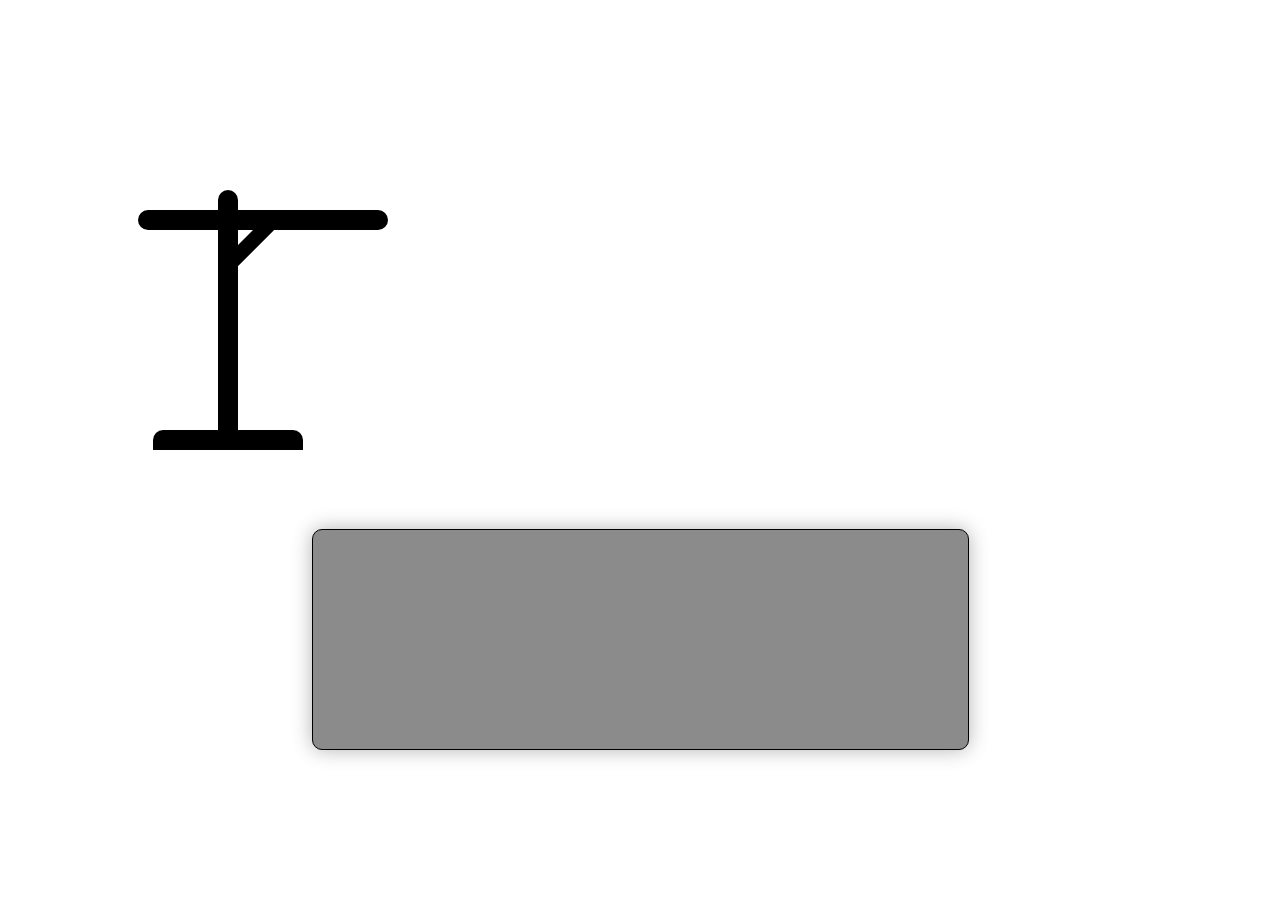
<file: sites/indexjogoveia.html>
<!DOCTYPE html>
<html lang="pt-BR">
<head>
    <meta charset="UTF-8">
    <meta name="viewport" content="width=device-width, initial-scale=1.0">
    <title>Jogo da forca</title>

    <style>
        .lulu{
            width: 100%;
            height: 30px;
        }
        *{padding: 0px;margin: 0px;}
        .gayzola, .gayzola2{
            justify-content: center;
            display: flex;
            align-items: center;
            height: 100px;
            width: 300px;
            margin-right: calc(50% - 150px);
            
        }
        .gayzola2{
            background-color: rgb(77, 204, 77);
        }
        .gayzola{
            background-color: rgb(241, 124, 124);
        }
        .botao, .botao_verde, .botao_vermelho{
            height: 50px;
            width: 50px;
            background-color: bisque;
            display: flex;
            align-items: center;
            justify-content: center;
            font-size: 30px;
            cursor: pointer; 

            border-radius: 3px 3px 3px 3px;
            margin-left: 5px;
            margin-right: 5px;
            box-shadow: 0px 0px 20px rgba(0, 0, 0, 0.2);
        }
        .botao{
            background-color: bisque;
        }
        .botao:hover{
            background-color: rgb(255, 213, 161);
        }
        .botao_verde{
            background-color: rgb(187, 253, 89);
        }
        .botao_verde:hover{
            background-color: rgb(171, 231, 80);
        }
        .botao_vermelho{
            background-color: rgb(252, 93, 81);
        }
        .botao_vermelho:hover{
            background-color: rgb(231, 81, 71);
        }
        
        .palavras{
            height: 50px;
            width: 50px;
            /* background-color: blueviolet; */
            margin: 0 10px 0 10px;

            display: flex;
            flex-direction: column;
            align-items: center;
            justify-content: center;
        }
        .palavra_embaixo{
            height: 5px;
            width: 100%;
            background-color: black;
            border-radius: 10px 10px 10px 10px;
        }
        .palavra_emcima{
            height: calc(100% - 10px);
            width: 100%;
            /* background-color: forestgreen; */

            display: flex;
            align-items: center;
            justify-content: center;
            font-size: 25px;
        }
        body{
            height: 100vh;
            width: 100vw;

            display: flex;
            flex-direction: column;
            justify-content: center;
            align-items: center;
        }
        .jogo{
            height: auto;
            width: 100vw;

            display: flex;
            justify-content: center;
            align-items: center;
            flex-direction: column;
        }
        .coisasdaforcaemcima{
            height: 300px;
            width: 80%;
            /* background-color: black; */

            display: flex;
            flex-direction: row;
            align-items: center;
            justify-content:space-between;
        }
        .aspalavrasembaixo{
            height: 300px;
            width: 80%;
            /* background-color: red; */

            display: flex;
            flex-direction: column;
            align-items: center;
            justify-content: flex-start
        }
        .boneco{
            height: 150px;
            width: 100px;
            /* background-color: blue; */
            color: transparent;
            
        }
        .palavrasaamostra{
            height: 80px;
            width: 100%;
            /* background-color: crimson; */
            
            display: flex;
            flex-direction: row;
            align-items: center;
            justify-content: center;
        }
        .paradigitar{
            height: calc(100% - 80px);
            width: 655px;
            background-color: rgb(139, 139, 139);

            display: flex;
            flex-direction: row;
            align-items: center;
            justify-content: center;
            flex-wrap: wrap;
            border-radius: 10px 10px 10px 10px;
            box-shadow: 0px 0px 20px rgba(0, 0, 0, 0.3);
            border: 1px solid black
        }
        .lugardaforca{
            height: 100%;
            width: 300px;
            /* background-color: green; */

            display: flex;
            flex-direction: row;
            align-items: center;
            justify-content: space-between;
            justify-self: flex-start;
        }
        .forca{
            height: 100%;
            width: calc(100% - 100px);
            display: flex;
            flex-direction: column;
            align-items: center;
            justify-content: flex-end;
        }
        .foraca_baixo{
            height: 20px;
            width: 150px;
            background-color: black;
            border-radius: 10px 10px 0 0;
            justify-self: flex-end;
        }
        .forca_meio{
            height: 240px;
            width: 20px;
            background-color: black;
            border-radius: 10px 10px 0 0;
    
        }
        .forca_cima{
            height: 20px;
            width: 250px;
        
            background-color: black;
            border-radius: 10px 10px 10px 10px;
            position: fixed;
            margin-bottom: 220px;
            margin-left: 70px;
        }
        .forca_cimadiagonal{
            height: 15px;
            width: 80px;
        
            background-color: black;
            border-radius: 10px 10px 10px 10px;
            position: fixed;
            margin-bottom: 168px;
            margin-left: 55px;

            transform: rotate(-45deg); /* Rotaciona a div em 45 graus no sentido anti-horário */
            transform-origin: 0 0; /* Define o ponto de origem da rotação */
        }
        .c{

display: flex;
flex-direction: column;
justify-items: center;
align-items: center;
align-content: center;
width: 100px;
height: 50px;
/* background-color: yellow; */

}

.corda{

width: 5px;
height: 15px;
background-color: black;

}

.cabeca{

width: 35px;
height: 35px;
border-radius: 50px;
background-color: black;

}

.b{

display: flex;
flex-direction: row;
justify-content: center;
justify-items: center;
align-items: center;
align-content: center;
width: 100px;
height: 50px;
/* background-color: lightblue; */

}

.braco1{

width: 8px;
height: 45px;
background-color: black;
transform: rotate(20deg); 
transform-origin: 0 0;

}

.tronco{

width: 10px;
height: 50px;
background-color: black;  

}

.braco2{


width: 8px;
height: 45px;
background-color: black;
transform: rotate(-20deg); 
transform-origin: 0 0;
margin-top: 4px;

}

.p{

display: flex;
flex-direction: row;
justify-content: center;
justify-items: center;
align-items: center;
align-content: center;
width: 100px;
height: 50px;
/* background-color: pink; */

}

.perna1{

width: 8px;
height: 50px;
background-color: black;
transform: rotate(20deg); 
transform-origin: 0 0;
margin-top: -4px;

}

.perna2{

width: 8px;
height: 50px;
background-color: black;
transform: rotate(-20deg); 
transform-origin: 0 0;


}
    </style>
</head>
<body>
    <div class="jogo">
        <div class="coisasdaforcaemcima" id="coisasdaforcaemcima">
            <div class="lugardaforca">
                <div class="forca">
                    <div class="forca_cima"></div>
                    <div class="forca_cimadiagonal"></div>
                    <div class="forca_meio"></div>
                    <div class="foraca_baixo"></div>
                    
                </div>
                <div class="boneco" id="boneco"></div>
                <!-- <div class="c"><div class="corda"></div><div class="cabeca"></div></div> -->
                <!-- <div class="b"><div class="braco1"></div><div class="tronco"></div><div class="braco2"></div></div> -->
                <!-- <div class="p"><div class="perna1"></div><div class="perna2"></div></div></div> -->
        </div>
        </div></div>

        <div class="aspalavrasembaixo">
            <div class="palavrasaamostra" id="palavrasaamostra">
               
            </div>
            <div class="paradigitar" id="paradigitar"></div>

        </div>
    
    <script>
        palavras_digitadas = [];
        let letras_Alphabeto = ["A","B","C","D","E","F","G","H","I","J","K","L","M","N","O","P","Q","R","S","T","U","V","W","X","Y","Z"];
        let botoes_alfabeto = [];
        let palavras_aleatorias = ['casa', 'carro', 'bicicleta', 'computador', 'telefone', 'caneta', 'livro', 'mesa', 'cadeira', 'roupa', 'comida', 'agua', 'cafe', 'cha', 'dinheiro', 'amigo', 'familia', 'trabalho', 'escola', 'hospital', 'praia', 'parque', 'rua', 'cidade', 'pais', 'amor', 'ódio', 'medo', 'felicidade', 'tristeza', 'esperanca', 'sonho', 'realidade', 'tempo', 'vida', 'morte', 'natureza', 'sol', 'lua', 'estrela', 'ceu', 'terra', 'mar', 'rio', 'montanha', 'floresta', 'animal', 'planta', 'ar', 'fogo', 'terra', 'vento', 'frio', 'quente', 'luz', 'sombra', 'cor', 'branco', 'preto', 'vermelho', 'azul', 'amarelo', 'verde', 'laranja', 'roxo', 'rosa', 'cinza', 'marrom', 'bege', 'musica', 'arte', 'filme', 'serie', 'jogo', 'esporte', 'viagem', 'feriado', 'festa', 'casamento', 'aniversario', 'nascimento', 'morte', 'tradicao', 'cultura', 'religiao', 'politica', 'economia', 'sociedade', 'justica', 'liberdade', 'igualdade', 'solidariedade', 'democracia', 'educacao', 'saude', 'seguranca', 'sustentabilidade', 'tecnologia', 'inovacao', 'internet', 'rede', 'programa', 'aplicativo', 'site', 'rede social', 'mensagem', 'e-mail', 'chamada', 'texto', 'foto', 'video', 'memoria', 'processador', 'teclado', 'mouse', 'tela', 'botao', 'menu', 'configuracao', 'ajuste', 'opcao', 'pagina', 'link', 'busca', 'download', 'upload', 'arquivo', 'pasta', 'backup', 'navegador', 'senha', 'login', 'usuario', 'perfil', 'amigo', 'seguir', 'curtir', 'compartilhar', 'comentario', 'postagem', 'feed', 'notificacao', 'privacidade', 'termo', 'condicao', 'politica', 'aceitar', 'recusar', 'concordar', 'discordar', 'permitir', 'bloquear', 'denunciar', 'aprovar', 'rejeitar', 'solicitar', 'confirmar',"arara", "cobra", "leopardo", "papagaio", "tubarao", "orangotango", "hipopotamo", "águia", "golfinho", "zebu", "avestruz", "falcao", "urubu", "coelho", "tartaruga", "lobo-guara", "suricato", "pinguim", "beija-flor", "baleia", "pica-pau", "avestruz", "besouro", "borboleta", "caranguejo", "cavalo", "formiga", "enguia", "bufalo", "cabra", "dromedario", "esquilo", "foca", "gnu", "hiena", "iguana", "javali", "kiwi", "lhama", "morcego", "naja", "ourico", "pombo", "quati", "raposa", "salamandra", "tamandua", "urso-polar", "vespa", "xexeu", "zaragateiro", "atila", "xinxim", "ajuricaba", "anu-branco", "araponga", "berne", "bicho-preguica", "boitata", "camaleao", "coruja", "dourado", "ervilha", "formiga-leao", "gamba", "guaxinim", "hiena-malhada", "iguana-verde", "jiboia", "jupara", "lagarto-verde", "lula", "marmota", "naja-mandarim", "onca-pintada", "pica-pau-verde-barrado", "quati-de-cauda-anelada", "ra-verde-arboricola", "sagui"];
        
        // i = 0;palavras_aleatorias.map((x)=>{i++;});console.log(i);

        palavra_sortiada = palavras_aleatorias[Math.floor(Math.random() * (238))]  ;

        function palavras_true_or_false(palavra){
            if(palavra == "-"){return true}
            for (let i2 = 0; i2 < palavras_digitadas.length; i2++){
                if (palavra == palavras_digitadas[i2]){
                    return true;}
            }return false;}
        function Redundancia_Letra_digitada(letra){
            for (let i3 = 0; i3 < palavras_digitadas.length; i3++){
                if (letra == palavras_digitadas[i3]){
                    return false;}
            }return true;}
        function index_letra(letra){
            for (let i4 = 0; i4 < letras_Alphabeto.length; i4++){
                if (letra == letras_Alphabeto[i4]){
                    return i4;}}}
        function check_if_correct_palavra(letra){
            for (let i5 = 0; i5 < palavra_sortiada.length; i5++){
                if(letra == palavra_sortiada[i5]){
                    return true;}
            }return false;}
        function playAgain(){
            botoes_alfabeto = []
            letras_Alphabeto.map((x)=>{
                botoes_alfabeto.push(`<div class='botao' onclick="index('${x.toLowerCase()}');" >${x}</div>`);})
            palavra_sortiada = [];
            palavra_sortiada = palavras_aleatorias[Math.floor(Math.random() * (238))]  ;
            document.getElementById("palavrasaamostra").innerHTML = ``;
            palavras_digitadas = [];
            document.getElementById("boneco").innerHTML = ``;
            acertou = 0;
            letra_digitada = "";
            palavras_acertadas = 0;
                console.log(palavra_sortiada)

            
            document.getElementById("coisasdaforcaemcima").innerHTML = ` <div class="lugardaforca">
                <div class="forca">
                    <div class="forca_cima"></div>
                    <div class="forca_cimadiagonal"></div>
                    <div class="forca_meio"></div>
                    <div class="foraca_baixo"></div>
                </div><div class="boneco" id="boneco"></div></div>`;
        }
        palavras_acertadas = 0
        acertou = 0;
        botoes_alfabeto = []
        letras_Alphabeto.map((x)=>{
            botoes_alfabeto.push(`<div class='botao' onclick="index('${x.toLowerCase()}');" >${x}</div>`);})

        console.log(palavra_sortiada)
        index();
        function index(letra_digitada = ""){


            if(Redundancia_Letra_digitada(letra_digitada) && letra_digitada != ""){ 
                palavras_digitadas.push(letra_digitada);
                
                if(check_if_correct_palavra(letra_digitada)){
                    botoes_alfabeto[index_letra(letra_digitada.toUpperCase())] = `<div class='botao_verde');" >${letra_digitada.toUpperCase()}</div>`;
                
                }else{
                    botoes_alfabeto[index_letra(letra_digitada.toUpperCase())] = `<div class='botao_vermelho');" >${letra_digitada.toUpperCase()}</div>`;
    
                    
                    if (document.getElementById("boneco").innerHTML == `<div class="c"><div class="corda"></div><div class="cabeca"></div></div><div class="b"><div class="braco1"></div><div class="tronco"></div><div class="braco2"></div></div><div class="p"><div class="perna1"></div><div class="perna2"></div></div>`){
                        
                        document.getElementById("boneco").innerHTML += `<button class="lulu" onclick="playAgain(); index('');">Play Again</button>`;
                        document.getElementById("coisasdaforcaemcima").innerHTML += `<div class="gayzola"><h1>Voce Perdeu!</h1></div>`;
                        botoes_alfabeto = [];
                        letras_Alphabeto.map((x)=>{
                            botoes_alfabeto.push(`<div class='botao_vermelho' >${x}</div>`);})
                    }
                    if(document.getElementById("boneco").innerHTML == `<div class="c"><div class="corda"></div><div class="cabeca"></div></div><div class="b"><div class="braco1"></div><div class="tronco"></div><div class="braco2"></div></div>`){
                        document.getElementById("boneco").innerHTML +=  `<div class="p"><div class="perna1"></div><div class="perna2"></div></div></div>`
                    }
                    if(document.getElementById("boneco").innerHTML == `<div class="c"><div class="corda"></div><div class="cabeca"></div></div>`){
                        document.getElementById("boneco").innerHTML += `<div class="b"><div class="braco1"></div><div class="tronco"></div><div class="braco2"></div></div>`
                    }
                    
                    if (document.getElementById("boneco").innerHTML == ``){
                        document.getElementById("boneco").innerHTML += `<div class="c"><div class="corda"></div><div class="cabeca"></div></div>`
                    } 
                    
                    
                    // console.log(document.getElementById("boneco").innerHTML)
                    // document.getElementById("boneco").innerHTML += `<button> Play Again </button>`;
                }
            }
            
            
            
            
            // document.getElementById("paradigitar").innerHTML += `<div class='botao' onclick="index('${x.toLowerCase()}');" >${x}</div>`;
            // index_letra
            palavras_acertadas = 0

            document.getElementById("palavrasaamostra").innerHTML = ``;
            for (let i = 0; i < palavra_sortiada.length; i++) {
                if(palavras_true_or_false(palavra_sortiada[i])){
                    document.getElementById("palavrasaamostra").innerHTML += `<div class='palavras'> <div class='palavra_emcima'> ${palavra_sortiada[i]} </div> <div class='palavra_embaixo'> </div></div>`;
                    palavras_acertadas ++
                }else{
                    document.getElementById("palavrasaamostra").innerHTML += `<div class='palavras'> <div class='palavra_emcima'> </div> <div class='palavra_embaixo'> </div></div>`;
                }
            }
        
            console.log(palavras_acertadas,palavra_sortiada.length)
            if(palavras_acertadas == palavra_sortiada.length){
                document.getElementById("coisasdaforcaemcima").innerHTML += `<div class="gayzola2"><h1>Voce Ganhou!</h1></div>`;
                document.getElementById("boneco").innerHTML += `<button class="lulu" onclick="playAgain(); index('');">Play Again</button>`;                
                
                botoes_alfabeto = [];
                letras_Alphabeto.map((x)=>{
                    botoes_alfabeto.push(`<div class='botao_verde' >${x}</div>`);})
            }

            document.getElementById("paradigitar").innerHTML = ``;
            botoes_alfabeto.map((x)=>{document.getElementById("paradigitar").innerHTML += x;})
            
        }
        
    </script>
    
    
</body>
</html>
</file>
<file: style.css>
*{
    padding: 0px;
    margin: 0px;
    box-sizing: border-box;
    font-family: "Roboto", sans-serif;
}
.traco{
    height: 1px;
    width: 300px;
    background-color: #000;
    margin-top: 10px;
    margin-bottom: 10px;
}
.info100{
    height: 150px;
    width: 600px;
}
.info0{
    display: flex;
    justify-content: space-around;
    align-items: center;
    flex-direction: row;
    width: 100%;
}
.info2{
    height: 100%;
    display: flex;
    justify-content:center;
    align-items: center;
    flex-direction: column;
}
.info3  {
    height: 100%;
    display: flex;
    justify-content:space-around;
    align-items: center;
    flex-direction: column;
}
.foto{
    height: 150px;
    width: 150px;
    background: linear-gradient(to bottom, #9e9e9e, #757575);
    border-radius: 50%;
    display: flex;
    flex-direction: column;
    justify-content: center;
    align-items: center;
    background-size: contain;
    background-position: top;
    background-image: url(jesus.png);
}
.trabais{
    min-height: 500px;
    max-height: 500px;
    width: 650px;
    background-color: #00000080;
    color: white;
    border-radius: 5px;
    border: 1px solid black;
    display: flex;
    align-items: center;
    flex-direction: column;
    justify-content: flex-start;
    margin-top: 20px;
    margin-bottom: 20px;
}
.info{
    min-height: 300px;
    width: 650px;
    background-color: #00000080;
    color: white;
    border-radius: 5px;
    border: 1px solid black;
    display: flex;
    align-items: center;
    flex-direction: column;
    justify-content: space-around;
    margin-top: 20px;
    margin-bottom: 20px;
}
.class{
    height: 180px;
    width: 300px;
    background: radial-gradient(circle, #223bac, #080846);
    border-radius: 5px;
    border: solid black 1px;
    display: flex;
    flex-direction: column;
    align-items: center;
    justify-content: center;
    text-align: center;
    box-shadow: 5px 5px 10px rgba(0, 0, 0, 0.5);
    font-size: 24px;
    text-shadow: 2px 2px 4px rgba(0, 0, 0, 0.5);
    color: white;
    margin-top: 12px;
    margin-bottom: 12px;
    font-family: "Roboto", sans-serif;
}

.centrau a{
    color: white;
}
.centrau{
    /* padding-top: 50px; */
    height: 100vh;
    width: 100vw;
    position: fixed;
    display: flex;
    overflow-y: auto;
    flex-direction: column;
    align-items: center;
    justify-content: flex-start;
    justify-self: center;
    background: 
        linear-gradient(to bottom, #ff3300, #6200ff), /* gradiente linear */
        radial-gradient(circle, #8a8a8a 30%, transparent 70%); /* gradiente radial */
    background-blend-mode: multiply; /* modo de mistura para combinar os gradientes */
}
button{
    border: 2px solid #000;
    border-radius: 94% 70% 13% 65% / 42% 70% 89% 33% ; 
    height: 50px;
    width:auto;
    padding-left: 5px;
    padding-right: 5px;
    display: flex;
    align-items: center;
    justify-content: center;
    background: linear-gradient(to bottom, #affff2, #4c4cff);
    color: #000000;
    font-size: 15px;
}
p a{
    color: white;
}
.info100 p{
    max-width: 600px;
    height: 140px;
    font-size: 20px;
}


.btn {
    /* padding: 10px 20px;
    font-size: 16px;
    border: none;
    cursor: pointer;
    background-color: #3498db;
    color: #fff;
    border-radius: 5px; */
    transition: background-color 0.9s ease; /* Transição suave na cor de fundo */

    transition: transform 1s ease ; 
    /* transform: rotate(130deg); */
    animation: identifier 2.6s infinite;
    
}

.btn:hover {
    background: linear-gradient(to bottom, #79c5b8, #3535c4);
}

@keyframes example {
    0% { transform: scale(1); }
    50% { transform: scale(1.1); }
    100% { transform: scale(1); }
}
@keyframes identifier {
    /* 0% {transform: rotate(0deg);}
    100% {transform: rotate(360deg);} */
    33% {border-radius: 34% 49% 45% 12% / 30% 86% 34% 73%}
    66% {border-radius: 57% 78% 90% 35% / 24% 78% 20% 50%}
    100% {border-radius: 94% 70% 13% 65% / 42% 70% 89% 33%}
}

.btn:active {
    animation: example 0.3s ease; 
}

.container2 {
    overflow-y: scroll;
    scrollbar-width:thin;
}

.container2 {
    overflow: auto;
    scrollbar-width: thin; 
}
.container2::-webkit-scrollbar {
    width: 8px; 
}
.container2::-webkit-scrollbar-thumb {
    background-color: #888; 
    border-radius: 4px; 
}
.container2::-webkit-scrollbar-track {
    background-color: #f1f1f1; 
}

    

.sticky-element {
    align-self: center;
    position: sticky;
    top: 10px;
    left: 20px;
    min-height: 40px;
    width: 400px;
    background-color: #0000004d;
    /* padding: 10px; */
    border: 3px solid #0000006b;
    border-radius: 10px;
    text-align: center;
    display: flex;
    align-items: center;
    justify-content: center;
    box-shadow: 2px 2px 4px 0px rgba(0, 0, 0, 0.4);
}

.content2 {
    padding-top: 10px;
    width: auto;
    height: auto;
}

    /* Style the button that opens the modal */
#openModalBtn {
  padding: 10px 20px;
  font-size: 16px;
}

/* The Modal (background) */
.modal {
  display: none; 
  position: fixed; 
  z-index: 1; /* Sit on top */
  left: 0;
  top: 0;
  width: 100%;
  height: 100%;
  overflow: auto;
  background-color: rgba(0,0,0,0.4);
}

/* Modal Content/Box */
.modal-content {
  background-color: #644f5f;
  margin: 20vh auto;
  padding: 20px;
  border: 2px solid #362d33;
  width: 600px;
  height: auto; 
  box-shadow: 5px 5px 10px rgba(0, 0, 0, 0.5);
  display: flex;
  flex-direction: column;
  align-items: center;
  justify-content: center;
}

.close {
    align-self: flex-end;
    /* margin-bottom: 80px; */
    top: 22vh;
    color: #3d3d3d;
    float: right;
    font-size: 34px;
    font-weight: bold;
    position: fixed;
}

.close:hover,
.close:focus {
  color: black;
  text-decoration: none;
  cursor: pointer;
}
.credito{
    height: auto;
    display: flex;
    justify-content: center;
    align-items: center;
    flex-direction: row;
    font-size: 20px;
}
@media screen and (max-width: 414px){
    .info{
        max-width: 90vw;
        min-height: 400px;
    }
    .btn{
        max-width: 100%;
    }
    .modal-content{
        max-width: 95vw;
        /* margin-top: 40vh; */
    }
    .trabais{
        width: 90vw;
    }
    .sticky-element{
        width: 80%;
    }
    .btn:hover {
        background: linear-gradient(to bottom, #affff2, #4c4cff);;
    }

}
</file>
<file: sites/coisa clicker jogo/style.css>
.image_background_structure,.image_background_structure2{
    width: 100%;
    height: 30px;
    /* background-color: #2c484d; */
    display: flex;
    align-items: center;
    justify-content: flex-start;
    user-select: none;
    margin-bottom: 100px;
    opacity: 0.85;
    /* z-index: -100; */

}
.image_background_structure2{
    padding-left: 100px;
}
.image_background_structure svg, .image_background_structure2 svg,
.image_background_structure img, .image_background_structure2 img {
    width: 100px;
    height: 100px;
    /* background-color: green; */
    margin-right: 100px;
    display: flex;
}

.background_structure{
    width: 4500px;
    height: 2000px;
    /* background-color: #3e62ff; */
    display: flex;
    position: absolute;
    align-items: center;
    justify-content: center;
    flex-direction: column;
    z-index: -100;
    padding-left: 500px;
  
}

.coisa_trabalhista_effect{
    position: absolute;
    user-select: none;
    cursor: none;
    pointer-events: none; 
    display: none;
    height: 70px;
    width: 90px;
    opacity: 1;
    z-index: 51;
}
.arrow_structure, .arrow_structure2, .arrow_structure3, .arrow_structure4{
    width: 30px;
    /* background-color: #3db3c5; */
    /* margin-bottom: 50%; */
    position: absolute;
    display: none;
    align-items: center;
    justify-content: flex-end;
    flex-direction: column;

}
.arrow_structure{height:var(--Heigth_of_cursor_structure);}
.arrow_structure2{height:var(--Heigth_of_cursor_structure2);}
.arrow_structure3{height:var(--Heigth_of_cursor_structure3);}
.arrow_structure4{height:var(--Heigth_of_cursor_structure4);}



.arrow_structure svg ,.arrow_structure2 svg,.arrow_structure3 svg,.arrow_structure4 svg{
    max-width: 70%;
    max-height: 70%;
    transform: rotate(25deg);
}
.cursors_structure, .cursors_structure2, .cursors_structure3, .cursors_structure4{
    width: var(--Heigth_of_cursor_structure);
    /* background-color: #3e62ff; */
    display: flex;
    position: absolute;
    align-items: center;
    justify-content: center;
    flex-direction: column;
    z-index: -100;
}
.text_svg_show_new_upgrade{
    height: 100%;
    max-height: 100%;
    width: auto;
    display: flex;
    align-items: center;
    justify-content: center;
    font-size: 11px;
    text-align: center;
    
}
.svg_show_new_upgrade{
    height: 12px;
    width: 100%;
    display: flex;
    align-items: center;
    justify-content: flex-end;
    position: relative;
}
.svg_show_new_upgrade svg{
    max-width: 100%;
    max-height: 100%;
    opacity: 0.5;
    left: 0;
    top: 0;
}
.botao_aside_upgrade{
    height: 52px;
    width: 52px;
    background-color: rgb(53, 53, 53);
    display: flex;
    justify-content: space-between;
    align-items: center;
    flex-direction: column;
    text-align: center;
    margin: 0px 4px 4px 0px;
    border: 1px solid rgba(0, 0, 0, 0.555);
    font-size: 12px;
    cursor: pointer;
    user-select: none;
    position: relative;
}
.multiplicador_comprar_fazedores_de_coisas_botao_aside{
    width: 100%;
    height: 25px;

    border-image: linear-gradient(to left, #5e5e5e, #232629); /* imagem do border */
    border-style: solid;    
    border-image-slice: 1; 
    border-width: 3px;
    background: linear-gradient(to left, #53535590, #3434429b); /* imagem do border */
    
    display: flex;
    align-items: center;
    justify-content: space-around;
    flex-direction: row;
}
.content_mcfdc_botao_aside{
    height: 100%;
    width: 30%;
    background-color: #ffffff60;
    color: white;

    border-image: linear-gradient(to left, #777777, #535b63); /* imagem do border */
    border-style: solid;    
    border-image-slice: 1; 
    border-width: 1px;
    
    display: flex;
    align-items: center;
    justify-content: center;
    flex-direction: column;
    text-align: center;
    cursor: pointer;
    user-select: none;
    font-size: 13px;
}
.mostrarclicadadequantoganhou{
    height: 20px;
    width: 20px;
    color: wheat;
    text-align: center;
    display: none;
    align-items: center;
    justify-content: center;
    font-size: 25px;
    position: absolute;
    pointer-events: none; 
}
.circulo_little{
    height: 20px;
    width: 20px;
    background-color: black;
    border-radius: 50%;
    border: 1px solid white;
    position: absolute;
    pointer-events: none;
    display: none; 
}
.Fotosintese{
    background: linear-gradient(to bottom, #29b91f, #31a21a);
}
.Fotosintese:hover{
    background: linear-gradient(to bottom, #239b1a, #278515);
}
.Trabalhista{
    background: linear-gradient(to bottom, #1fb98d, #1aa29d);
}
.Trabalhista:hover{
    background: linear-gradient(to bottom, #1b9f7a, #14817d);
}
.Comeia{
    background: linear-gradient(to bottom, #e7f54c, #ffef0e);
}
.Comeia:hover{
    background: linear-gradient(to bottom, #cbd742, #dfd10d);
}
.Clickador{
    background: linear-gradient(to bottom, #f5a34c, #ff660e);
}
.Clickador:hover{
    background: linear-gradient(to bottom, #c5783d, #ce740d);
}
.Click{
    background: linear-gradient(to bottom, #2cdfff, #5d78f0);
}
.Click:hover{
    background: linear-gradient(to bottom, #28bad4, #3e62ff);
}

.aside_upgrade{
    width: var(--aside_width);
    height: auto;
    min-height: 0px;
    max-height: 170px;
    overflow-y:scroll;
    margin-top: 10px;
    display: flex;
    align-items: center;
    justify-content: flex-start;
    flex-direction: row;
    flex-wrap: wrap;
    scrollbar-width: none; /* Firefox */
}
.aside_upgrade::-webkit-scrollbar {
    display: none; /* Chrome, Safari, Opera */
}
.coisas{
    width: auto;
    height: auto;
    font-size: 300%;
    display: flex;
    align-items: center;
    justify-content: center;
    text-align: center;
}
.warnings{
    height: 100px;
    width: 600px;
    background-color: #000000d9;
    position: fixed;
    top: 30vh;
    align-self: center;
    justify-self: center;
    border: 2px solid black;
    display: none;
    justify-content: center;
    align-items: center;
    font-size: 40px;
    color: white;
    animation-name: fadeOut;
    animation-duration: 1.8s;
    animation-iteration-count:1;
    animation-fill-mode: forwards;
    user-select: none;
    z-index: 1000;
}
.button_the_shop{
    width: calc(100% - 30px);
    min-height: 100px;
    background-color: rgba(155, 210, 255, 0.663);
    border: solid 2px rgb(157, 226, 255);
    box-shadow: 2px 2px 3px rgb(255, 255, 255);

    margin-bottom: 5px;
    margin-top: 5px;
}
.the_shop{
    height: 450px;
    width: 360px;
    background: linear-gradient(to bottom, #000000b8, #000000eb);
    border: solid 1px black;
    position: fixed;

    box-shadow: 0 0 5px rgb(0, 0, 0);
    align-self: center;

    padding: 2px;
    display: flex;
    justify-content: flex-start;
    align-items: center;
    flex-direction: column;
    top: 15vh;
    user-select: none;
    z-index: 999;
}
.the_shop_content{
    height: 80%;
    width: 100%;
    overflow-y: scroll;

    display: flex;
    justify-content: flex-start;
    align-items: center;
    flex-direction: column;
}
.the_shop_content::-webkit-scrollbar {
    display: none; /* Chrome, Safari, Opera */
}
.X{
    height: 40px;
    width: 40px;
    border: solid 1px white;
    border-radius: 50%;
    display: flex;
    align-items: center;
    justify-content: center;
    font-size: 20px;
    align-self: flex-end;
    margin: 10px;
    background-color: rgba(62, 62, 62, 0.248);
    user-select: none;
    cursor: pointer;
    right: 0;
    top: 0;
    position: absolute;
    box-shadow: 0 0 5px rgb(0, 0, 0);

}
.X:hover{
    background-color: rgba(62, 62, 62, 0.752);
}
@keyframes fadeOut {
    0% {
        opacity: 0;
    }
    50% {
        opacity: 1;
    }
    100%{
        opacity: 0;
    }
}
.aside_in_out{
    height: 40px;
    width: 40px;
    background-color: rgb(254, 253, 255);
    border: 1px solid rgb(204, 204, 204);
    box-shadow: 0 0 5px rgb(177, 177, 177);
    border-radius: 15px;
    align-self: flex-start;
    margin: 15px 10px 10px 15px;
    display: flex;
    align-items: center;
    justify-content: center;
    font-size: 30px;
    font-family:'Franklin Gothic Medium', 'Arial Narrow', Arial, sans-serif;
    cursor: pointer;
    user-select: none;
}
.aside_in_out:hover{
    background-color: rgb(212, 212, 212);

}
.esquerdo_botao_aside{
    height: 100%;
    width: 70px;
    display: flex;
    align-items: center;
    justify-content: center;
    flex-direction: row;
}
.esquerdo_esquerdo_botao_aside{
    height: 100%;
    width: 20px;
    display: flex;
    align-items: center;
    justify-content: center;
    font-size: 16px;
    text-align: center;
}
.direito_esquerdo_botao_aside{
    height: 100%;
    width: 40px;
    display: flex;
    align-items: center;
    justify-content: center;
}
.direito_esquerdo_botao_aside svg{
    max-width: 70%;
    max-height: 70%;
}
.direito_botao_aside{
    height: 100%;
    width: 120px;
    display: flex;
    align-items: center;
    justify-content: center;
    text-align: center;
}
.botao_aside{
    height: 50px;
    width: var(--aside_width);
    background-color: rgb(144, 214, 144);
    border-radius: 10px;
    margin-top: 5px;
    margin-bottom: 5px;
    display: flex;
    align-items: center;
    text-align: center;
    justify-content: space-around;
    cursor: pointer;
    user-select: none;
}
.botao_aside:hover{
    background-color: rgb(97, 185, 97);
}
.botao_aside:hover{
    border: 1px solid black;
}
.question{
    height: 30px;
    width: 30px;
    background-color: rgb(243, 243, 243);
    border-radius: 50%;
    border: 1px solid black;
    display: flex;
    align-items: center;
    justify-content: center;
    cursor: pointer;
}
.question:hover{
    background-color: rgb(224, 224, 224);
}
.question svg{
    max-width: 70%;
    max-height: 70%;
}
.box_question{
    max-height: calc(var(--header_higth) * 2.5);
    height: auto;
    width:auto;
    background: linear-gradient(to bottom, #4a4a52, #3a3947e9); /* imagem do border */
    border: 2px solid rgba(0, 0, 0, 0.431);
    position: absolute;
    top: calc(var(--header_higth) + 10px);
    z-index: 1;
    display: none;
    align-items: center;
    justify-content: flex-start;
    flex-direction: column;
    padding: 10px 0 10px 5px;
    flex-wrap: wrap;
}
.content_box_question{
    border-image: linear-gradient(to left, #1b1b1b, #232629); /* imagem do border */
    border-style: solid;    
    border-image-slice: 1; 
    border-width: 1px;
    background: linear-gradient(to left, #3a3a3d90, #3131319b); /* imagem do border */

    padding-left: 5px;
    margin: 0px 5px 5px 0px;
    height: 30px;
    width: 300px;
    display: flex;
    align-items: center;
    justify-content: flex-start;
    flex-direction: row;
    color: whitesmoke;
}
.content_box_question svg{

    margin-right: 5px;
    height: 20px;
    width: 20px;
    max-width: 70%;
    max-height: 70%;
}
.shop{
    height: 45px;
    width: 45px;
    border: solid 2px black;
    border-radius: 50%;
    background-color: rgb(110, 110, 255);
    margin-left: 5px;
    display: flex;
    align-items: center;
    justify-content: center;
    font-size: 14px;
    cursor:pointer;
}
.shop:hover{
    background-color: rgb(35, 140, 54);
    color: rgb(17, 255, 0);
    border-color: rgb(97, 176, 70);
}

.score ,.CPS{
    height: auto;
    display: flex;
    align-items: center;
    justify-content: flex-end;
    font-size: 300%;
    padding-left: 20px;
    padding-right: 20px;
    text-align: center;
}
.score{
    min-width: 250px;
}
.CPS{
    min-width: 180px;
}
.hiden{
    display: none;
}
.circulo{
    height: 200px;
    width: 200px;
    border-radius: 50%;
    border: 1px solid black;
    background-color:crimson;
    cursor: pointer;
    user-select: none;
    transition: transform 0.08s;
    position: absolute;
}
.circulo:active {
    transform: scale(1.05);
}
aside{
    height: 100vh;
    width: 200px;
    background-color: var(--background_color);
    position: fixed;
    right: 0;
    top: 0px;
    display: flex;
    align-items: center;
    justify-content: flex-start;
    flex-direction: column;
}
.aside_main{
    height: auto;
    width: 95%;

    display: flex;
    align-items: center;
    justify-content: flex-start;
    flex-direction: column;
    margin-top: 10px;
    border: 1px solid #1aa29d;
    background: linear-gradient(to right, #18181a, #3a5858b2); /* imagem do border */
    box-shadow: 3px 3px 10px rgba(91, 255, 228, 0.39);
}
header{
    height: var(--header_higth);
    width: 100vw;
    background-color: rgba(250, 235, 215, 0.541);
    display: flex;
    justify-content: flex-start;
    align-items: center;
    flex-direction: row;
    user-select: none;
}
.box_header{
    height: auto;
    width: auto;
    max-height: 100%;
    
    border-width: 2px; /* largura do border */
    border-style: solid; /* estilo sólido */
    border-image: linear-gradient(to right, #939393, #696f74); /* imagem do border */
    border-image-slice: 1; /* fatia da imagem */
    padding: 20px; /* espaçamento interno */
    box-shadow: 0 4px 6px rgba(0, 0, 0, 0.1); /* sombra */

    background: linear-gradient(to bottom, #e6e6e6, #bdbdbd); /* imagem do border */
    padding-left: 10px;
    padding-right: 10px;
    display: flex;
    align-items: center;
    justify-content: center;
    flex-direction: row;
}
main, .body2,.body3,.body4{
    height: 90vh;
    width: auto;
    display: flex;
    align-items: center;
    justify-content: space-around;
    flex-direction: column;
}
main{
    z-index: 50;
}
.body2,.body3,.body4{
    position: absolute;
    margin-top: 30px;
}
.body3 {
    z-index: -2;
}
.body2{
    z-index: -1;
}
.body4{
    z-index: 100;
    width: 100vw;
    pointer-events: none;
}
/* .body4 img{
    z-index: 101;
} */

body{
    height: 90vh;
    align-items: center;
    justify-content: center;
    display: flex;
    align-items: center;
    justify-content: flex-start;
    flex-direction: column;
    background-color: rgb(170, 211, 247);
    overflow-y: hidden;
    overflow-x: hidden;
}
*{
    padding: 0;
    margin: 0;
    box-sizing: border-box;
    font-family:'Gill Sans', 'Gill Sans MT', Calibri, 'Trebuchet MS', sans-serif;
    line-height: 0.9;
}
:root{
    --background_color:rgba(0, 0, 0, 0.836);
    --aside_width:170px;
    --ASIDE_aside_in_outstyleright:-130px;
    --Heigth_of_cursor_structure:300px;
    --Heigth_of_cursor_structure2:400px;
    --Heigth_of_cursor_structure3:510px;
    --Heigth_of_cursor_structure4:630px;
    --header_higth:55px;
}
</file>
<file: sites/coisa clicker/style.css>
.mostrarclicadadequantoganhou{
    height: 20px;
    width: 20px;
    color: wheat;
    text-align: center;
    display: flex;
    align-items: center;
    justify-content: center;
    font-size: 25px;
    position: absolute;
    pointer-events: none; 
}
.circulo_little{
    height: 20px;
    width: 20px;
    background-color: black;
    border-radius: 50%;
    border: 1px solid white;
    position: absolute;
    pointer-events: none; 
}

.Lambedor{
    background: linear-gradient(to bottom, #e7f54c, #ffef0e);
}
.Lambedor:hover{
    background: linear-gradient(to bottom, #cbd742, #dfd10d);
}
.Clickador{
    background: linear-gradient(to bottom, #f5a34c, #ff660e);
}
.Clickador:hover{
    background: linear-gradient(to bottom, #c5783d, #ce740d);
}
.Click{
    background: linear-gradient(to bottom, #2cdfff, #5d78f0);
}
.Click:hover{
    background: linear-gradient(to bottom, #28bad4, #3e62ff);
}
.botao_aside_upgrade{
    height: 50px;
    width: 50px;
    /* background-color: rgb(53, 53, 53); */
    display: flex;
    justify-content: center;
    align-items: center;
    flex-direction: column;
    text-align: center;
    margin: 0px 6px 6px 0px;
    border: 1px solid rgba(0, 0, 0, 0.555);
    font-size: 12px;
    cursor: pointer;
    user-select: none;
}
.aside_upgrade{
    width: var(--aside_width);
    height: auto;
    min-height: 0px;
    max-height: 170px;
    overflow-y:scroll;
    margin-top: 10px;
    display: flex;
    align-items: center;
    justify-content: flex-start;
    flex-direction: row;
    flex-wrap: wrap;
    scrollbar-width: none; /* Firefox */
}
.aside_upgrade::-webkit-scrollbar {
    display: none; /* Chrome, Safari, Opera */
}
.coisas{
    width: auto;
    height: 100%;
    font-size: 60px;
    display: flex;
    align-items: center;
    justify-content: center;
}
.warnings{
    height: 100px;
    width: 600px;
    background-color: #000000d9;
    position: fixed;
    top: 30vh;
    align-self: center;
    justify-self: center;
    border: 2px solid black;
    display: none;
    justify-content: center;
    align-items: center;
    font-size: 40px;
    color: white;
    animation-name: fadeOut;
    animation-duration: 1.8s;
    animation-iteration-count:1;
    animation-fill-mode: forwards;
}
@keyframes fadeOut {
    0% {
        opacity: 0;
    }
    50% {
        opacity: 1;
    }
    100%{
        opacity: 0;
    }
}
.aside_in_out{
    height: 40px;
    width: 40px;
    background-color: rgb(254, 253, 255);
    border: 1px solid rgb(204, 204, 204);
    box-shadow: 0 0 5px rgb(177, 177, 177);
    border-radius: 15px;
    align-self: flex-start;
    margin: 15px 10px 10px 15px;
    display: flex;
    align-items: center;
    justify-content: center;
    font-size: 30px;
    font-family:'Franklin Gothic Medium', 'Arial Narrow', Arial, sans-serif;
    cursor: pointer;
    user-select: none;
}
.aside_in_out:hover{
    background-color: rgb(212, 212, 212);

}
.esquerdo_botao_aside{
    height: 100%;
    width: 70px;
    display: flex;
    align-items: center;
    justify-content: center;
    flex-direction: row;
}
.esquerdo_esquerdo_botao_aside{
    height: 100%;
    width: 20px;
    display: flex;
    align-items: center;
    justify-content: center;
    font-size: 16px;
    text-align: center;
}
.direito_esquerdo_botao_aside{
    height: 100%;
    width: 40px;
    display: flex;
    align-items: center;
    justify-content: center;
}
.direito_esquerdo_botao_aside svg{
    max-width: 70%;
    max-height: 70%;
}
.direito_botao_aside{
    height: 100%;
    width: 120px;
    display: flex;
    align-items: center;
    justify-content: center;
    text-align: center;
}
.botao_aside{
    height: 50px;
    width: var(--aside_width);
    background-color: rgb(144, 214, 144);
    border-radius: 10px;
    margin-top: 5px;
    margin-bottom: 5px;
    display: flex;
    align-items: center;
    text-align: center;
    justify-content: space-around;
    cursor: pointer;
    user-select: none;
}
.botao_aside:hover{
    background-color: rgb(97, 185, 97);

}
.botao_aside:hover{
    border: 1px solid black;
}
.score ,.CPS{
    height: 100px;
    width: auto;
    background-color: aqua;
    display: flex;
    align-items: center;
    justify-content: center;
    font-size: 80px;
    padding-left: 20px;
    padding-right: 20px;
}
.hiden{
    display: none;
}
.circulo{
    height: 200px;
    width: 200px;
    border-radius: 50%;
    border: 1px solid black;
    background-color:crimson;
    cursor: pointer;
    user-select: none;
    transition: transform 0.08s;
}
.circulo:active {
    transform: scale(1.05);
}
aside{
    height: 98vh;
    width: 200px;
    background-color: var(--background_color);
    position: fixed;
    right: 0;
    top: 0px;
    display: flex;
    align-items: center;
    justify-content: flex-start;
    flex-direction: column;
}
.aside_main{
    height: auto;
    width: 100%;
    display: flex;
    align-items: center;
    justify-content: flex-start;
    flex-direction: column;
    margin-top: 10px;
}
header{
    height: 100px;
    width: 98vw;
    background-color: antiquewhite;
    display: flex;
    justify-content: flex-start;
    align-items: center;
    flex-direction: row;
}
main{
    height: 70vh;
    width: auto;
    display: flex;
    align-items: center;
    justify-content: space-around;
    flex-direction: column;
}
body{
    display: flex;
    align-items: center;
    justify-content: center;
    display: flex;
    align-items: center;
    justify-content: flex-start;
    flex-direction: column;
    background-color: rgb(170, 211, 247);
}
*{
    padding: 0;
    margin: 0;
    box-sizing: border-box;
}
:root{
    --background_color:rgba(0, 0, 0, 0.836);
    --aside_width:170px;
    --ASIDE_aside_in_outstyleright:-130px;
}
</file>
<file: sites/good chess/style.css>
body {
    font-family: Arial, sans-serif;
    justify-content: center;
    align-items: center;
    height: 100vh;
    margin: 0;
    background-color: #f0f0f0;
    display: flex;
    position: relative;
    flex-direction: column;
}
main{
    display: grid;
    flex-direction: column;
    position: relative;
    height: 100vh;
    width: 100vw;
}
:root {
    --squaresInChessBoardX: 8;
    --squaresInChessBoardY: 8;
    --squaresInChessBoardSize: 60px;

    --chessBoardSize: calc(var(--squaresInChessBoardX) * var(--squaresInChessBoardSize));
}

#chessboard {
    z-index: 2;
    display: grid;
    align-self: center;
    justify-self: center;

    /* Grid setup */
    grid-template-columns: repeat(var(--squaresInChessBoardX), var(--squaresInChessBoardSize));
    grid-template-rows: repeat(var(--squaresInChessBoardY), var(--squaresInChessBoardSize));

    max-width: var(--chessBoardSize);
    max-height: var(--chessBoardSize);

    border: 2px solid #333;
    box-shadow: 0 4px 10px rgba(0, 0, 0, 0.3);
    user-select: none;
}
.dark {
    background-color: #769656;
}

.light {
    background-color: #e2e2b8;
}
.square {
    width: 100%;
    height: 100%;
    font-size: 24px;
    font-weight: bold;

    position: relative;
    display: grid;
    transition: filter 0.3s ease-in-out;
}

.piece {
    height: 100%;
    width: 100%;
    cursor: pointer;

    position: absolute;
    align-self: center;
    justify-self: center;
}

#user-input{
    position: absolute;
    align-self: flex-end;
    justify-self: center;
    height: 50px;
    width: 500px;
    border: black 1px solid;
    background-color: white;
    display: flex;
    flex-direction: row;
    justify-content: flex-start;
    align-items: center;

}

#user-input > *{
    max-width: 100px;
    margin-left: 5px;
    margin-right: 5px;
}

#chessGameInfo {
    display: grid;
    grid-template-columns: 1fr auto 1fr; /* Colunas: laterais flexíveis, meio fixo */
    grid-template-rows: 1fr auto 1fr;   /* Linhas: laterais flexíveis, meio fixo */

    /* border: 2px solid #000; */
    position: absolute;
    justify-self: center;
    align-self: center;
    z-index: 1;
}
#chessGameInfo > :nth-child(5){    
    height: var(--chessBoardSize);
    width: var(--chessBoardSize);
}
.chessGameInfo-item{
    min-width: 200px;
    min-height: 50px;
    display: flex;
    justify-content: center;
    align-items: center;
    /* background-color: #80808021; */
}
#chessGameInfo > :nth-child(6){
    display: flex;
    justify-content: flex-start;
    align-items: center;
    flex-direction: column;
}
#chessGameInfo > :nth-child(6) > #moves_history{
    width: 180px;
    min-height: 340px;
    height: 50px;
    border: 2px solid #0000009d;
    background-color: white;
    overflow-y: scroll;
    overflow-x: hidden;
}
.moves_history_item{
    width: 100%;
    height: 25px;
    display: flex;
    justify-content: flex-start;
    align-items: center;
    flex-direction: row;
    border-bottom: 1px solid #0000009d;

}
.moves_history_item > div{
    height: 100%;
    width: auto;
    display: flex;
    align-items: center;
    justify-content: flex-start;
    flex-direction: row;
    /* border-right: 1px solid #000; */
}
.moves_history_item > :nth-child(1){
    width: 15%;
}


.moves_history_item > div > img{
    height: 100%;
}
.moves_history_item > div > p{
    height: 100%;
    margin: 0;
    margin-left: 1px;
    text-align: center;
    display: flex;
    justify-content: center;
    align-items: center;
}
#moves_history::-webkit-scrollbar {
    width: 0px; /* Largura da barra de rolagem */
}
</file>
<file: sites/Joginsimples/style.css>
body {
    display: flex;
    justify-content: center;
    align-items: center;
    height: 100vh;
    background-color: #f0f0f0;
    margin: 0;
}
:root {
    --X: 0;
    --Y: 0;
}

.grid-container {
    display: grid;
    grid-template-columns: repeat(var(--X), 100px);
    grid-template-rows: repeat(var(--Y), 100px);
    gap: 5px;

    /* position: fixed; */
}

.grid-item {
    display: flex;
    justify-content: center;
    align-items: center;
    background-color: white;
    border: 2px solid #333;
    font-size: 2rem;
    cursor: pointer;
    user-select: none;
}
.grid-item svg{
    height: 70%;
    width: 70%;
}
.X{
    fill: rgb(0, 149, 255);
    filter: drop-shadow(2px 2px 3px rgba(0, 0, 0, 0.5));
}
.O{
    fill: rgb(233, 25, 25);
    filter: drop-shadow(2px 2px 3px rgba(0, 0, 0, 0.5));
}

.grid-item:hover {
    background-color: #e0e0e0;
}
.no{
    max-width: 50vw;
    max-height: 100vh;
    display: flex;
    justify-content: center;
    align-items: center;
    text-align: center;
    flex-direction: column;
}


.configuracao, .close_configuracao {
    position: fixed;
    top: 10px;
    right: 10px;
    background-color: #f0f0f0;
    border: 1px solid #ccc;
    padding: 10px;
    border-radius: 5px;
    box-shadow: 0px 0px 10px rgba(0, 0, 0, 0.1);

    flex-direction: column;
}
.configuracao{
    display: none;
    justify-content: center;
    align-items: flex-start;
    width: 200px;
    cursor: pointer;

}
.close_configuracao, .close_configuracao2{
    display: flex;
    justify-content: center;
    align-items: center;
    width: 200px;
    cursor: pointer;
    user-select: none;

}


.input-group {
    margin-bottom: 10px;
}

input[type="number"] {
    width: 80px;
    padding: 5px;
    font-size: 16px;
    border-radius: 4px;
    border: 1px solid #ccc;
}

select {
    width: 100%;
    padding: 5px;
    font-size: 16px;
    border-radius: 4px;
    border: 1px solid #ccc;
}
.principal{
    display: flex;
    flex-direction: column;
    align-items: center;
    justify-content: center;
    user-select: none;

}
.reiniciar{
    width: 160px;
    height: 60px;
    border: 1px solid black;
    background-color: white;
    border-radius: 10px;
    display: flex;
    align-items: center;
    justify-content: center;
    margin: 20px;
    font-size: 25PX;
    cursor: pointer;
    transition: background-color 0.2s ease;
}
.reiniciar:active {
    background-color: rgb(188, 188, 188);
}
.displayMesenge{
    height: 100vh;
    width: 12vw;
    background-color: #33333392;
    border: 1px solid black;
    font-size: 20vh;

    display: none;
    justify-content: flex-start;
    flex-direction: column;
    align-items: center;
    left: 0;
    top: 0;
    position: fixed;
    text-wrap:wrap;
    text-align: center;

    padding-top: 5vh;
}
.displayMesenge_content{
    height: 20vh;
    width: 100%;
}
.displayMesenge_content svg{
    height: 100%;
    width: 100%; 
}
</file>
<file: sites/maicol/style.css>
body
{
    margin: 0;
    padding: 0;
    background: #03a9f4;
}
.caixa{
    position: absolute;
    top: 0;
    left: 0;
    width: 100%;
    height: 100vh;
    overflow: hidden;
}
.caixa .camada1,
.caixa .camada2
{
    position: absolute;
    bottom: 0;
    right: 0;
    width: 100%;
    height: 100%;
}
.caixa .camada1
{
    background: url(gcheia-removebg-preview.png);
    background-repeat: no-repeat;
    background-position: center;
}
.caixa .camada2
{
    background: url(gvazia-removebg-preview-removebg-preview.png);
    background-repeat: no-repeat;
    background-position: center;
}
.separador
{
    position: absolute;
    bottom:0;
    right: 0;
    margin-bottom: 100vh;
    width: 100%;
    height: 100vh;
    background: #03a9f4;
}
</file>
<file: sites/trabaidecopiarsitetlg 7/style.css>
*{
    padding: 0; 
    margin: 0;
    box-sizing: border-box;
}

body{
    display: flex;
    align-items: flex-start;
    justify-items: flex-start;
    flex-direction: column;
    font-family: Arial, Helvetica, sans-serif;
}
header{
    width: 100%;
    height:55px;
    /* background-color: pink; */
    display: flex;
    position: fixed;
    justify-content: space-between;
    
}
.logo{
    display: flex;
    justify-content: center;
    height: 100%;
    width: 120px;
    /* background-color: aqua; */
}
#logo{
    height: 56px;
    width: 120px;   
}
#logo_celular{
    display: none; 
}
.coisa{
    display: flex;
    /* border: 1px black solid; */
    /* background-color: blue; */
    justify-content:space-around;   
    flex-direction: row;
}
#coisa1{
    height: 100%;
    width: 20.6467662%;
    justify-content: flex-start;
    align-items: center;
    flex-direction: row;
    display: flex;
    padding-left: 18px;
}
#coisa2{
    height: 100%;
    width: 60.6965174%;
    justify-content: center;
    align-items: center;
    flex-direction: row;
    display: flex;
    transition: 0.5s ease;
}
#coisa3{
    height: 100%;
    width: 18.6567164%;
    justify-content: flex-end;
    align-items: center;
    flex-direction: row;
    display: flex;
}

.trestrasos{
    /* background-color: aquamarine; */
    width: 45px;
    height: 45px;
    display: flex;
    justify-content: center;
    align-items: center;
    flex-direction: column;
    border-radius: 30px 30px 30px 30px;
    border: 0px;
    background-color: transparent;
}
.trestrasos:hover{
    background-color:#d3d3d3;
}
#trestrasos{
    height: 30px;
    width: 50%;
}
.trestrasos_tracos{
    background-color: black;
    height: 2px;
    width: 25px;
    border-radius: 30px 30px 30px 30px;
    margin-top: 3px;
    margin-bottom: 3px;
}


.definicoes{
    /* background-color: purple; */
    width: 25%;
    height: 100%;
    display: flex;
    justify-content: center;
    align-items: center;
    flex-direction: column;
    border-radius: 30px 30px 30px 30px;
}
.definicoes:hover{
    background-color: #d3d3d3;
}
#definicoes{
    height: 25px;
    width: 40%;
}
.bolinhas_definicoes{
    height: 4px;
    width: 4px;
    background-color: black;
    border-radius: 30px 30px 30px 30px;
    margin-top: 2px;
    margin-bottom: 2px;
}

.sessao{
    height: 100%;
    width: 70%;
    align-items: center;
    justify-content: center;
    display: flex;
}
.div{
    display: flex;
    border: #e5e5e5 solid 1px;
    border-radius: 50px;
    height:70%;
    width: 120px;
    /* background-color: purple; */
    justify-content:space-around;
    align-items: center;
    flex-direction: row;
}
.usuarioicon{
    width: 25%;
    height: 100%;
    display: flex;
    justify-content: center;
    align-items: center;
}
#usuarioicon{
    /* height: 80%; */
    width: 25px;
}
.iniciar_sessao{
    color: black;
    font-weight: bold;
    height: 100%;
    width: 45%;
    align-items: center;
    display: flex;
    font-size: 13px;
}
.falar{
    background-color: #f8f8f8;
    border-radius: 50px;
    height: 40px;
    width: 40px;
    display: flex;
    justify-content: center;
    align-items: center;
}
.falar:hover{
    background-color: #d3d3d3;
}
#falar{
    
    width: 13px;
}
.pesquisa{
    height: 90%;
    width: 700px;
    /* background-color: yellow; */
    align-items: center;
    justify-content: center;
    display: flex;
}
.digitar{
    /* border: #d3d3d3 solid 1px;
    color: #7d7d7d;
    border-radius: 30px 0 0 30px; */
    height: 80%;
    width: 80%;
    display: flex;
    justify-content: left;
    padding-left: 10px;
    align-items: center;
}


.digitar input {
    border: #d3d3d3 solid 1px;
    color: #7d7d7d;
    border-radius: 30px 0 0 30px;
    flex: 1;
    height: 100%;
    width: 100%;
    padding: 10px 20px;
    cursor: pointer;
    font-size: 15px;
}

.lupa {
    background-color: #f8f8f8;
    border: #d3d3d3 solid 1px;
    border-radius: 0 30px 30px 0;
    height: 80%;
    width: 10%;
    align-items: center;
    justify-content: center;
    display: flex;
    transition: background-color 0.5s ease;
    transition: box-shadow 0.1s ease

}
.lupa:hover {
    background-color: #e2e2e2;
    box-shadow: #e2e2e2  0 2px 4px;
}
#lupa{
    max-height: 60%;
    width: 19px;
}


.aside{
    /* background-color: black; */
    display: flex;
    align-items: center;
    justify-content: flex-start;
    flex-direction: column;

    width: 240px;
    height: calc(100vh - 55px);
    margin-top: 0px;
    overflow-x:hidden;
    overflow-y: scroll;
    scrollbar-width: thin;
    scrollbar-color: #ffffff #ffffff;
}
.celular_aside{
    height: inherit;
    width: inherit;
    display: inherit;
    align-items: inherit;
    justify-content: inherit;
    flex-direction: inherit;
    margin-top: inherit;
    
}

.aside:hover{
    scrollbar-width: thin;
    scrollbar-color: #888 #ffffff;
}
.esconder_aside_do_header{
    display: flex;
    width: calc(100vw - (100vw - 240px));
    height: calc(100vh - 55px);
    position: absolute;
    top: 55px; 
    left: 0px; 
    overflow: hidden;
    overflow-x: none;
    /* transition: 0.3s ease; */

    /* background-color: blue; */
}

.tobi{
    /* background-color: green; */
    display: flex;
    width: 100vw;
    height: calc(100vh - 55px);
    justify-content: space-evenly;
    flex-direction: row;
    flex-wrap: wrap;
    align-content: flex-start;
    overflow-y: scroll;
}
.esconder_tobi_do_header{
    display: flex;
    width: calc(100vw - 240px);
    height: calc(100vh - 55px);
    position: absolute;
    top: 55px; 
    left: 240px; 
    overflow: hidden;
    /* transition: 0.3s ease; */

    /* background-color: blue; */
}
.conteudo{
    height: 300px;
    width: 350px;
    display: flex;
    justify-content: space-between;
    align-items: center;
    flex-direction: column;
    margin-top: 20px;

    /* background-color: red; */
    /* border: 1px black solid; */
  
}

.botao_aside{
    width: 90%;
    height: 40px;   
    border-radius: 10px 10px 10px 10px;
    
    align-items: center;
    flex-direction: row;
    display: flex;
    transition: 0.4s ease;
    left: 0;
    font-size: 15px;
    cursor: pointer;
    padding-bottom: 0px;
}
.botao_aside:hover{
    background-color: rgb(235, 234, 234);
}
.botao_aside_left{
    height: 40px;
    width: 55px;
    display: flex;
    align-items: center;
    justify-content: center;
}

.botao_aside_rigth{
    height: 10px;
    width: 80px;
    display: flex;
    align-items: center;
    justify-content: center;
    
}
#botao_aside_left{
    height: 20px;
    width: 18px;
}

#botao_aside_left2{
    height: 20px;
    width: 21px;
}
#botao_aside_escuro{
    background-color: rgb(235, 234, 234);
}
#botao_aside_escuro:hover{
    background-color:#d3d3d3;
}
.aside_1{
    background:#d3d3d3;
    height: 1px;
    width: 100%;
    margin-top: 7px;
    margin-bottom: 7px;
    color: transparent;
}
.explorar_aside{
    height: 40px;
    width: 73%;
    display: flex;
    align-items: center;
    justify-content: flex-start;
    font-size: 18px;
    
}
.thumbnail{
    height: 65%;
    max-height: 70%;
    width: 100%;
    align-items: center;
    justify-content: center;
    display: flex;
}
#thumbnail{
    height: 100%;
    width: 100%;
    border-radius: 10px 10px 10px 10px;
    transition: border-radius 0.6s ease;
    /* transition: width 0.5s;
    transition: height 0.5s; */
}
#thumbnail:hover{
    border-radius: 0%;
    width: calc(100% + 2px);
    height: calc(100% + 2px);
}
.inf_video{
    height: 30%;
    width: 100%;
    
    /* background-color: blueviolet; */
    display: flex;
    justify-content: center;
    align-items: center;
    flex-direction: row;
}
.canal{
    /* background-color: brown; */
    height: 100%;
    width: 15%;
    display: flex;
    align-items:flex-start;
    justify-content: flex-start;
    flex-direction: row;
}
#canal{
    height: 50%;
    width: 90%;
    border-radius: 50%;
    
}

.inf_text{
    /* background-color: chocolate; */
    height: 100%;
    width: 85%;

    display: flex;
    flex-direction: column;
}
.titulo{
    height: 50%;
    width: 100%;
    /* background-color: darkorange; */
    font-weight: bold;
}
.nome_canal{
    height: 25%;
    width: 100%;
    /* background-color: rgb(112, 132, 24); */
    color: gray;
}
.dateAndVis{
    height: 25%;
    width: 100%;
    /* background-color: rgb(90, 107, 15); */
    color: gray;    
}


@media screen and (max-width: 1000px){
    .conteudo{
        height: 140px;
        width: 130px;
        font-size: 10px;
        margin-top: 20px;
        margin-bottom: 10px;
    }
    .titulo{
        height: 70%;
    }
    .thumbnail{
        height: 80px;
        max-height: 100%;
        max-height: 70%;
        width: 100%;
        align-items: center;
        justify-content: center;
        display: flex;
    }
    .inf_video{
        height: 40%;
        width: 100%;
    }
    .canal{
        /* background-color: brown; */
        height: 100%;
        width: 25%;
    }
    .falar{
        display: none;
    }
    .definicoes{
        display: none;
    }
    .sessao{
        width: 100%;
    }
    .div{
        width: 100px;
    }
    .logo{
        justify-content: flex-start;
    }
    #logo{
        display: none;
    }
    #logo_celular{
        display: flex;
        height: 56px;
        width: 56px;   
    }
    .lupa{
        display: none;
    }
    .digitar input {
        border-radius: 30px 30px 30px 30px;
    }
    #coisa1{
        width: 20%;
    }
    #coisa2{
        width: 60%;
    }
    #coisa3{
        width: 20%;
    }
    .iniciar_sessao{
        font-size: 11px;
    }
}
@media screen and (max-width: 320px){
    #coisa3{
        display: none;
    }
    #coisa2{
        width: 70%;
    }
}
</file>
<file: sites/trabaidepaisesjs2/style.css>
*{
    padding: 0px;margin: 0px;box-sizing: border-box ;;
}
select{
    height: 30px;
    width: auto;
    padding: 5px;
    margin: 10px;
}
body{

    height: 100vh;
    width: 100vw;
    display: grid;
    place-items: center;   
    background-color: #eee;
}
p{
    font-size: 20px;
    width: 500px;
}
</file>
<file: sites/validacao/style.css>
html,body {
    height:100%;
    width:100%;
    margin:0;
    
}
body {	
    font-family: 'Calibri Light', calibri, Arial, Helvetica, sans-serif;
    background: #ADFC97;
    display:flex;
    flex-direction: column;
    font-family: 'Segoe UI', Tahoma, Geneva, Verdana, sans-serif;
    margin: 0;
    padding: 0;

    background-image: linear-gradient(0deg, #ADFC97, #57a05a);
    background-repeat: no-repeat;

}
.D1{
    display:flex;
    background-image: url('steamverde.png');
    height: 100%;
    width: 100%;    
}
form {
    margin: auto;
    display: grid;
    grid-template-columns: 140px 1fr 1fr 1fr;
    width: 50%;
    column-gap: 12px;
    row-gap: 4px;
    background-color: #caffe7;
    padding: 0 15px 15px 15px;
    border: 1px solid #b2b0b0; /* Cor da borda mais suave */
    border-radius: 12px;
}

p{
    grid-column: 2 / 5;
}

form label {
    text-align: right;
    padding: 8px 0;
    align-self: center;
}

form label[for="gen"] {
    justify-self: left;
    padding: 10px 0;
    display: grid;
    place-items: center;
    grid-template-columns: 1fr 40px;
    grid-template-rows: 40px;
}

input[type="radio"]{
    width: 25px;
    height: 25px;
    place-self: stretch;
    align-self: center;
}
.confia{

width: 5px;

}
input[type="checkbox"]{
    grid-column: 2;
}

input{
    grid-column: 2 / 5;

}


input[type="reset"]{
    grid-column: 1;
}

input input[type="reset"], input[type="color"] {
    font-size: 12pt;
    margin: auto;
    width: 100%;
    height: 48px;
    background-color: #007bff; /* Cor de fundo mais vibrante */
    color: #fff; /* Texto em branco para contraste */
    border: none;
    border-radius: 8px;
}

input[type="submit"]{
    justify-self: center;

    font-size: 12pt;
    margin: auto;
    width: 95%;
    height: 50px;
    background-color: #007bff; /* Cor de fundo mais vibrante */
    color: #fff; /* Texto em branco para contraste */
    border: none;
    border-radius: 8px;
}

input[type="submit"]:hover, input[type="reset"]:hover, input[type="color"]:hover {
    background-color: #0056b3; /* Cor de fundo mais escura quando hover */
}

#resp{
    border: 1px solid #aaa;
    border-radius: 4px;
    padding: 10px;
    margin: 10px;
    font-size: 11pt;
    background: mistyrose;
}



main {
    background-color: #fff;
    padding: 20px;
    float: left;
    width: 70%; 
  }
  
  

  
    
    /* Estilo do cabeçalho */
    header {
      background-color: #333;
      color: #fff;
      padding: 0px 0;
      display: flex;
      justify-content: space-between;
      align-items: center;
  }
  nav ul {
    display: flex;
  }
  
  nav ul li {
    margin-right: 30px;
  }
  
  nav ul li:last-child {
    margin-right: 0;
  }
  
  nav a {
    text-decoration: none;
    color: #fff;
    font-weight: bold;
  }
  
  .logo img {
    max-width: 100px;
    height: 100px;
  }
  



    
    a {
      color: #3498db;
      text-decoration: none;
      transition: color 0.3s;
    }
    
    a:hover {
      color: #2980b9;
    }
    
    button {
    
      background-color: #3498db;
      color: #fff;
      padding: 12px 12px;
      margin: 2px 0;
      border: none;
      border-radius: 4px;
      cursor: pointer;
      transition: background-color 1.1s;
    }
    
    button:hover {
      background-color: #2980b9;
    }
    
    input {
      width: 300px;
      padding: 10px;
      margin: 10px 0;
      border: 1px solid #ccc;
      border-radius: 4px;
    }
    
    ul {
      list-style: none;
    }
    
    footer {
      background-color: #333;
      color: #fff;
 
    
    }

    
    .d1{
      border: 1px solid #000;
      padding: 5px;
      border-radius: 5px;
      background-color: #eee;
      margin: 0px;
      height: 200px;
      width: 320px;
      text-align: right;
      padding: 8px 0;
      align-self: center;
      display:flex;
      flex-direction: column;
  }
  dialog{
  position: absolute;
  left: 40%;
  padding: 0px;
  border: 0px;
  border-radius: 7px;
  box-shadow: 0 0 10px black;
  flex-direction: column;
  }
  dialog::backdrop{
  background-color: rbga(0, 0, 0, 0.5);
  }
  .dialog-titulo{
  background-color: #eee;
  border-top-left-radius: inherit;
  border-top-right-radius: inherit;
  padding:7px;
  display:flex;
  align-items: center;
  border-bottom: 1px solid #aaa;
  height: 40px;
  }
  .dialog-corpo{
      background-color: #fff;
      padding: 7px;
  }
  .dialog-rodape{
      background-color: #fff;
      border-top-left-radius: inherit;
      border-top-right-radius: inherit;
      padding: 7px;
      cursor: pointer;
      outline: none;
  }
  #bnt-fechar:hover{
      background-color: #eee;
  }
  .cu{
  padding:3px;
  color: #3498db;
  }
  
  .footer{
  padding: 5px;
  color: #fff;
  background-color: transparent;
  
  }
  
     
  
  .img_gatinho{
  left:20%;
  width: 900px;
  height: 250px;
  display:flex;
  box-shadow: 0 0 25px #333;
  }
  
      


header {
    background-color: #024402;
    color: #ecf0f1;
    text-align: center;
    padding: 1em;
}

nav {
    background-color: #003407;
    padding: 0.5em;
}

nav ul {
    list-style-type: none;
    margin: 0;
    padding: 0;
}

nav li {
    display: inline;
    margin-right: 20px;
}

nav a {
    text-decoration: none;
    color: #ecf0f1;
    font-weight: bold;
    transition: color 0.3s ease;
}

nav a:hover {
    color: #3498db;
}

main {
    padding: 20px;
}

section {
    margin-bottom: 30px;
    background-color: #ecf0f1;
    padding: 20px;
    border-radius: 8px;
    box-shadow: 0 4px 8px rgba(0, 0, 0, 0.1);
}

footer {
    background-color: #2c3e50;
    color: #ecf0f1;
    text-align: center;

    /* position: fixed; */
    bottom: 0;
    width: 100%;
}


/* CSS */
.button-30 {
  align-items: center;
  appearance: none;
  background-color: #FCFCFD;
  border-radius: 15px;
  border-width: 0;
  box-shadow: rgba(45, 35, 66, 0.4) 0 2px 4px,rgba(45, 35, 66, 0.3) 0 7px 13px -3px,#D6D6E7 0 -3px 0 inset;
  box-sizing: border-box;
  color: #36395A;
  cursor: pointer;
  display: inline-flex;
  font-family: "JetBrains Mono",monospace;
  height: 48px;
  justify-content: center;
  line-height: 1;
  list-style: none;
  overflow: hidden;
  padding-left: 16px;
  padding-right: 16px;
  position: relative;
  text-align: left;
  text-decoration: none;
  transition: box-shadow .15s,transform .15s;
  user-select: none;
  -webkit-user-select: none;
  touch-action: manipulation;
  white-space: nowrap;
  will-change: box-shadow,transform;
  font-size: 18px;
}

.button-30:focus {
  box-shadow: #D6D6E7 0 0 0 1.5px inset, rgba(45, 35, 66, 0.4) 0 2px 4px, rgba(45, 35, 66, 0.3) 0 7px 13px -3px, #D6D6E7 0 -3px 0 inset;
}

.button-30:hover {
  box-shadow: rgba(45, 35, 66, 0.4) 0 4px 8px, rgba(45, 35, 66, 0.3) 0 7px 13px -3px, #D6D6E7 0 -3px 0 inset;
  transform: translateY(-2px);
}

.button-30:active {
  box-shadow: #D6D6E7 0 3px 7px inset;
  transform: translateY(2px);
}



.centro {
    text-align: center;
    padding: 20px;
    border: 1px solid #ccc;
    box-shadow: 0 8px 16px rgba(0, 0, 0, 0.1);
    background-color: rgba(200, 200, 200, 0.8);
    font-size: 20px;
    border-radius: 10px;

}
</file>
<file: sites/Velha/style.css>
*{
    padding: 0px; margin: 0px; box-sizing: border-box;
}
body {
    display: flex;
    justify-content: center;
    align-items: center;
    height: 100vh;
    background-color: #f0f0f0;
    margin: 0;
}
:root {
    --X: 0;
    --Y: 0;
    --grid-item-color: rgba(0, 0, 0, 0);

}
h3{
    margin:0 0 10px 0;
}
.grid-container {
    display: grid;
    grid-template-columns: repeat(var(--X), 100px);
    grid-template-rows: repeat(var(--Y), 100px);
    gap: 5px;
    /* position: fixed; */
}

.grid-item{
    display: flex;
    justify-content: center;
    align-items: center;
    background-color: white;
    border: 2px solid #333;
    font-size: 2rem;
    cursor: pointer;
    user-select: none;
    box-shadow: 0px 0px 5px var(--grid-item-color);
}
.grid-item svg{
    height: 80%;
    width: 80%;
}
.X{
    fill: rgb(0, 149, 255);
    filter: drop-shadow(2px 2px 3px rgba(0, 0, 0, 0.5));
}
.O{
    fill: rgb(233, 25, 25);
    filter: drop-shadow(2px 2px 3px rgba(0, 0, 0, 0.5));
}
.Wall{
    fill: rgba(105, 105, 105, 0.297);
    filter: drop-shadow(2px 2px 3px rgba(0, 0, 0, 0.5));
}
.plusonetowin{
    fill: rgb(162, 0, 255);
    filter: drop-shadow(2px 2px 3px rgba(0, 0, 0, 0.5));
}

.grid-item:hover {
    background-color: #e0e0e0;
}
.no{
    max-width: 50vw;
    max-height: 100vh;
    display: flex;
    justify-content: center;
    align-items: center;
    text-align: center;
    flex-direction: column;
}


.configuracao, .close_configuracao{
    position: fixed;
    top: 10px;
    right: 10px;
    background-color: #f0f0f0;
    border: 1px solid #ccc;
    padding: 10px;
    border-radius: 5px;
    box-shadow: 0px 0px 10px rgba(0, 0, 0, 0.1);

    flex-direction: column;
}
.configuracao, .configuracao2{
    display: none;
    justify-content: center;
    align-items: flex-start;
    width: 250px;
}
.configuracao2{
    align-self: center;
    padding: 0 10px 10px 10px;
    flex-direction: inherit;
}
.close_configuracao, .close_configuracao2, .close_configuracao3{
    display: flex;
    justify-content: center;
    align-items: center;
    width: 250px;
    cursor: pointer;
    user-select: none;
}
.close_configuracao2, .close_configuracao3{
    align-self: center;
}

.input-group {
    margin-bottom: 10px;
    width: 100%;
    display: flex;
    justify-content: flex-start;
    align-items: center;
    flex-direction: row;
}
.input-group svg{
    height: 30px;
    width: 30px;
    margin-left: 10px;
    /* filter: drop-shadow(2px 2px 3px rgba(0, 0, 0, 0.5)); */
    /* background-color: #5a5a5a65; */
}

input[type="number"] {
    width: 40px;
    font-size: 16px;
    border-radius: 4px;
    border: 1px solid #ccc;
}
input[type="number"], input[type="checkbox"], input[type="radio"], select{
    margin-left: 5px;
    padding: 5px;
    min-height: 18px;
    min-width: 18px;
}
button{
    padding: 5px;
    min-height: 18px;
    min-width: 18px;
    margin-bottom: 10px;
    background-color: white;
    user-select: none;
    cursor: pointer;
    border-radius: 4px;
    border: 1px solid #ccc;
}
select {
    width: 50%;
    font-size: 14px;
    border-radius: 4px;
    border: 1px solid #ccc;
}
.principal{
    display: flex;
    flex-direction: column;
    align-items: center;
    justify-content: center;
    user-select: none;

}
.reiniciar{
    width: 160px;
    height: 60px;
    border: 1px solid black;
    background-color: white;
    border-radius: 10px;
    display: flex;
    align-items: center;
    justify-content: center;
    margin: 20px;
    font-size: 25PX;
    cursor: pointer;
    transition: background-color 0.2s ease;
}
.reiniciar:active {
    background-color: rgb(188, 188, 188);
}
.displayMesenge{
    height: 100vh;
    width: 12vw;
    background-color: #33333392;
    border: 1px solid black;
    font-size: 20vh;

    display: none;
    justify-content: flex-start;
    flex-direction: column;
    align-items: center;
    left: 0;
    top: 0;
    position: fixed;
    text-wrap:wrap;
    text-align: center;

    padding-top: 5vh;
}
.displayMesenge_content{
    height: auto;
    width: 100%;
}
.displayMesenge_content svg{
    height: 20vh;
    width: 20vh; 
}
.decoration_line{
    height: 1px;
    width: calc(100% - 10px);
    background-color: black;
    margin-bottom: 5px;
}
</file>
